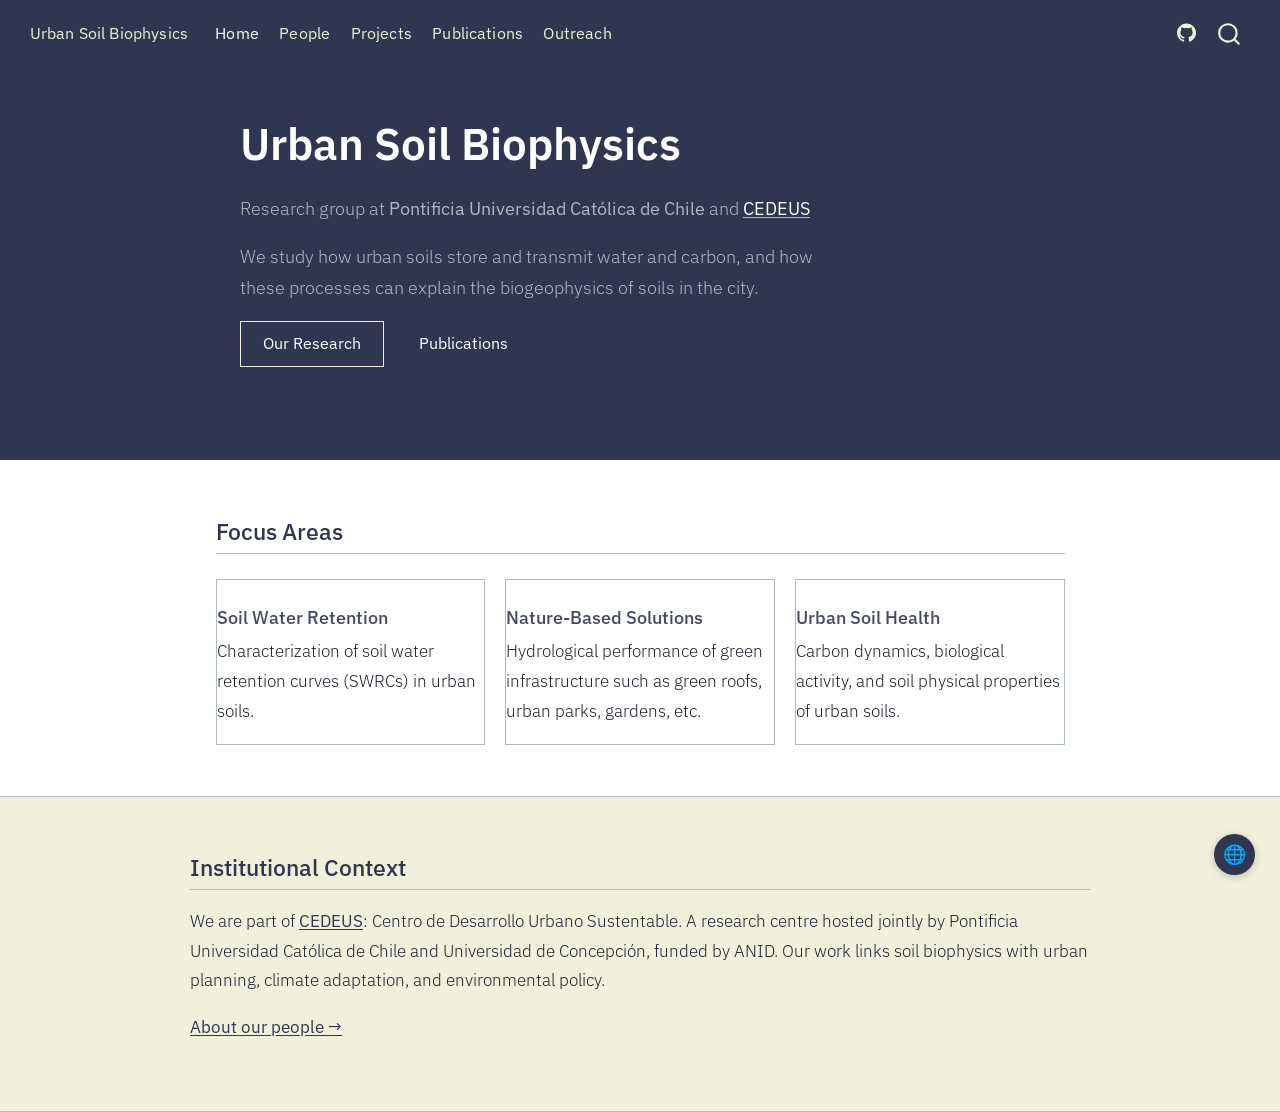
<file: docs/index.html>
<!DOCTYPE html>
<html xmlns="http://www.w3.org/1999/xhtml" lang="en" xml:lang="en"><head>

<meta charset="utf-8">
<meta name="generator" content="quarto-1.7.33">

<meta name="viewport" content="width=device-width, initial-scale=1.0, user-scalable=yes">


<title>Urban Soil Biophysics</title>
<style>
code{white-space: pre-wrap;}
span.smallcaps{font-variant: small-caps;}
div.columns{display: flex; gap: min(4vw, 1.5em);}
div.column{flex: auto; overflow-x: auto;}
div.hanging-indent{margin-left: 1.5em; text-indent: -1.5em;}
ul.task-list{list-style: none;}
ul.task-list li input[type="checkbox"] {
  width: 0.8em;
  margin: 0 0.8em 0.2em -1em; /* quarto-specific, see https://github.com/quarto-dev/quarto-cli/issues/4556 */ 
  vertical-align: middle;
}
</style>


<script src="site_libs/quarto-nav/quarto-nav.js"></script>
<script src="site_libs/quarto-nav/headroom.min.js"></script>
<script src="site_libs/clipboard/clipboard.min.js"></script>
<script src="site_libs/quarto-search/autocomplete.umd.js"></script>
<script src="site_libs/quarto-search/fuse.min.js"></script>
<script src="site_libs/quarto-search/quarto-search.js"></script>
<meta name="quarto:offset" content="./">
<link href="./files/images/favicon.ico" rel="icon">
<script src="site_libs/quarto-html/quarto.js" type="module"></script>
<script src="site_libs/quarto-html/tabsets/tabsets.js" type="module"></script>
<script src="site_libs/quarto-html/popper.min.js"></script>
<script src="site_libs/quarto-html/tippy.umd.min.js"></script>
<script src="site_libs/quarto-html/anchor.min.js"></script>
<link href="site_libs/quarto-html/tippy.css" rel="stylesheet">
<link href="site_libs/quarto-html/quarto-syntax-highlighting-ea385d0e468b0dd5ea5bf0780b1290d9.css" rel="stylesheet" id="quarto-text-highlighting-styles">
<script src="site_libs/bootstrap/bootstrap.min.js"></script>
<link href="site_libs/bootstrap/bootstrap-icons.css" rel="stylesheet">
<link href="site_libs/bootstrap/bootstrap-0c1e56b989bc697bf17ab6f6476fec58.min.css" rel="stylesheet" append-hash="true" id="quarto-bootstrap" data-mode="light">
<script id="quarto-search-options" type="application/json">{
  "location": "navbar",
  "copy-button": false,
  "collapse-after": 3,
  "panel-placement": "end",
  "type": "overlay",
  "limit": 50,
  "keyboard-shortcut": [
    "f",
    "/",
    "s"
  ],
  "show-item-context": false,
  "language": {
    "search-no-results-text": "No results",
    "search-matching-documents-text": "matching documents",
    "search-copy-link-title": "Copy link to search",
    "search-hide-matches-text": "Hide additional matches",
    "search-more-match-text": "more match in this document",
    "search-more-matches-text": "more matches in this document",
    "search-clear-button-title": "Clear",
    "search-text-placeholder": "",
    "search-detached-cancel-button-title": "Cancel",
    "search-submit-button-title": "Submit",
    "search-label": "Search"
  }
}</script>


<link rel="stylesheet" href="styles.css">
<meta property="og:title" content="– Urban Soil Biophysics">
<meta property="og:site_name" content="Urban Soil Biophysics">
</head>

<body class="nav-fixed fullcontent quarto-light">

<div id="quarto-search-results"></div>
  <header id="quarto-header" class="headroom fixed-top">
    <nav class="navbar navbar-expand-lg " data-bs-theme="dark">
      <div class="navbar-container container-fluid">
      <div class="navbar-brand-container mx-auto">
    <a class="navbar-brand" href="./index.html">
    <span class="navbar-title">Urban Soil Biophysics</span>
    </a>
  </div>
            <div id="quarto-search" class="" title="Search"></div>
          <button class="navbar-toggler" type="button" data-bs-toggle="collapse" data-bs-target="#navbarCollapse" aria-controls="navbarCollapse" role="menu" aria-expanded="false" aria-label="Toggle navigation" onclick="if (window.quartoToggleHeadroom) { window.quartoToggleHeadroom(); }">
  <span class="navbar-toggler-icon"></span>
</button>
          <div class="collapse navbar-collapse" id="navbarCollapse">
            <ul class="navbar-nav navbar-nav-scroll me-auto">
  <li class="nav-item">
    <a class="nav-link active" href="./index.html" aria-current="page"> 
<span class="menu-text">Home</span></a>
  </li>  
  <li class="nav-item">
    <a class="nav-link" href="./people.html"> 
<span class="menu-text">People</span></a>
  </li>  
  <li class="nav-item">
    <a class="nav-link" href="./projects.html"> 
<span class="menu-text">Projects</span></a>
  </li>  
  <li class="nav-item">
    <a class="nav-link" href="./publications.html"> 
<span class="menu-text">Publications</span></a>
  </li>  
  <li class="nav-item">
    <a class="nav-link" href="./outreach.html"> 
<span class="menu-text">Outreach</span></a>
  </li>  
</ul>
            <ul class="navbar-nav navbar-nav-scroll ms-auto">
  <li class="nav-item compact">
    <a class="nav-link" href="https://github.com/Urban-Soil-Biophysics"> <i class="bi bi-github" role="img" aria-label="GitHub">
</i> 
<span class="menu-text"></span></a>
  </li>  
</ul>
          </div> <!-- /navcollapse -->
            <div class="quarto-navbar-tools">
</div>
      </div> <!-- /container-fluid -->
    </nav>
</header>
<!-- content -->
<div id="quarto-content" class="quarto-container page-layout-custom page-navbar">
<!-- sidebar -->
<!-- margin-sidebar -->
<!-- main -->




<div class="home-hero">
<section id="urban-soil-biophysics" class="level1 hero-content">
<h1>Urban Soil Biophysics</h1>
<p>Research group at <strong>Pontificia Universidad Católica de Chile</strong> and <a href="https://cedeus.cl">CEDEUS</a></p>
<p>We study how urban soils store and transmit water and carbon, and how these processes can explain the biogeophysics of soils in the city.</p>
<p><a href="./projects.html" class="btn-primary-usb">Our Research</a> &nbsp; <a href="./publications.html" class="btn-secondary-usb">Publications</a></p>
</section>
</div>
<section id="focus-areas" class="level2 home-section">
<h2 data-anchor-id="focus-areas">Focus Areas</h2>
<div class="focus-grid">
<section id="soil-water-retention" class="level3 focus-card">
<h3 data-anchor-id="soil-water-retention">Soil Water Retention</h3>
<p>Characterization of soil water retention curves (SWRCs) in urban soils.</p>
</section>
<section id="nature-based-solutions" class="level3 focus-card">
<h3 data-anchor-id="nature-based-solutions">Nature-Based Solutions</h3>
<p>Hydrological performance of green infrastructure such as green roofs, urban parks, gardens, etc.</p>
</section>
<section id="urban-soil-health" class="level3 focus-card">
<h3 data-anchor-id="urban-soil-health">Urban Soil Health</h3>
<p>Carbon dynamics, biological activity, and soil physical properties of urban soils.</p>
</section>
</div>
</section>
<section id="institutional-context" class="level2 home-section section-muted">
<h2 data-anchor-id="institutional-context">Institutional Context</h2>
<p>We are part of <a href="https://cedeus.cl">CEDEUS</a>: Centro de Desarrollo Urbano Sustentable. A research centre hosted jointly by Pontificia Universidad Católica de Chile and Universidad de Concepción, funded by ANID. Our work links soil biophysics with urban planning, climate adaptation, and environmental policy.</p>
<p><a href="./people.html">About our people →</a></p>
</section>




<div id="translate-widget">
  <button id="translate-toggle" aria-label="Translate">🌐</button>
  <div id="translate-options" hidden="">
    <a id="tr-es" href="#" onclick="return doTranslate('es')">Español</a>
    <a id="tr-pt" href="#" onclick="return doTranslate('pt')">Português</a>
    <a id="tr-de" href="#" onclick="return doTranslate('de')">Deutsch</a>
  </div>
</div>

<style>
#translate-widget {
  position: fixed;
  bottom: 1.5rem;
  right: 1.5rem;
  z-index: 9999;
  font-family: 'IBM Plex Sans', sans-serif;
  font-size: 0.85rem;
  text-align: right;
}

#translate-toggle {
  background: #30364f;
  color: #f0f0db;
  border: none;
  border-radius: 50%;
  width: 2.4rem;
  height: 2.4rem;
  font-size: 1.1rem;
  cursor: pointer;
  box-shadow: 0 2px 8px rgba(0,0,0,0.2);
  transition: background 0.15s;
  display: flex;
  align-items: center;
  justify-content: center;
  margin-left: auto;
}
#translate-toggle:hover { background: #464e6e; }

#translate-options {
  margin-top: 0.4rem;
  display: flex;
  flex-direction: column;
  gap: 0.25rem;
  align-items: flex-end;
}
#translate-options a {
  background: #30364f;
  color: #f0f0db !important;
  padding: 0.3rem 0.75rem;
  text-decoration: none !important;
  border-radius: 2px;
  box-shadow: 0 1px 4px rgba(0,0,0,0.15);
  transition: background 0.15s;
  white-space: nowrap;
}
#translate-options a:hover { background: #464e6e; }
</style>

<script>
document.getElementById('translate-toggle').addEventListener('click', function () {
  var opts = document.getElementById('translate-options');
  opts.hidden = !opts.hidden;
});

function doTranslate(lang) {
  var url = 'https://translate.google.com/translate?sl=en&tl=' + lang + '&u=' + encodeURIComponent(window.location.href);
  window.open(url, '_blank');
  document.getElementById('translate-options').hidden = true;
  return false;
}
</script>
<script id="quarto-html-after-body" type="application/javascript">
  window.document.addEventListener("DOMContentLoaded", function (event) {
    const icon = "";
    const anchorJS = new window.AnchorJS();
    anchorJS.options = {
      placement: 'right',
      icon: icon
    };
    anchorJS.add('.anchored');
    const isCodeAnnotation = (el) => {
      for (const clz of el.classList) {
        if (clz.startsWith('code-annotation-')) {                     
          return true;
        }
      }
      return false;
    }
    const onCopySuccess = function(e) {
      // button target
      const button = e.trigger;
      // don't keep focus
      button.blur();
      // flash "checked"
      button.classList.add('code-copy-button-checked');
      var currentTitle = button.getAttribute("title");
      button.setAttribute("title", "Copied!");
      let tooltip;
      if (window.bootstrap) {
        button.setAttribute("data-bs-toggle", "tooltip");
        button.setAttribute("data-bs-placement", "left");
        button.setAttribute("data-bs-title", "Copied!");
        tooltip = new bootstrap.Tooltip(button, 
          { trigger: "manual", 
            customClass: "code-copy-button-tooltip",
            offset: [0, -8]});
        tooltip.show();    
      }
      setTimeout(function() {
        if (tooltip) {
          tooltip.hide();
          button.removeAttribute("data-bs-title");
          button.removeAttribute("data-bs-toggle");
          button.removeAttribute("data-bs-placement");
        }
        button.setAttribute("title", currentTitle);
        button.classList.remove('code-copy-button-checked');
      }, 1000);
      // clear code selection
      e.clearSelection();
    }
    const getTextToCopy = function(trigger) {
        const codeEl = trigger.previousElementSibling.cloneNode(true);
        for (const childEl of codeEl.children) {
          if (isCodeAnnotation(childEl)) {
            childEl.remove();
          }
        }
        return codeEl.innerText;
    }
    const clipboard = new window.ClipboardJS('.code-copy-button:not([data-in-quarto-modal])', {
      text: getTextToCopy
    });
    clipboard.on('success', onCopySuccess);
    if (window.document.getElementById('quarto-embedded-source-code-modal')) {
      const clipboardModal = new window.ClipboardJS('.code-copy-button[data-in-quarto-modal]', {
        text: getTextToCopy,
        container: window.document.getElementById('quarto-embedded-source-code-modal')
      });
      clipboardModal.on('success', onCopySuccess);
    }
      var localhostRegex = new RegExp(/^(?:http|https):\/\/localhost\:?[0-9]*\//);
      var mailtoRegex = new RegExp(/^mailto:/);
        var filterRegex = new RegExp('/' + window.location.host + '/');
      var isInternal = (href) => {
          return filterRegex.test(href) || localhostRegex.test(href) || mailtoRegex.test(href);
      }
      // Inspect non-navigation links and adorn them if external
     var links = window.document.querySelectorAll('a[href]:not(.nav-link):not(.navbar-brand):not(.toc-action):not(.sidebar-link):not(.sidebar-item-toggle):not(.pagination-link):not(.no-external):not([aria-hidden]):not(.dropdown-item):not(.quarto-navigation-tool):not(.about-link)');
      for (var i=0; i<links.length; i++) {
        const link = links[i];
        if (!isInternal(link.href)) {
          // undo the damage that might have been done by quarto-nav.js in the case of
          // links that we want to consider external
          if (link.dataset.originalHref !== undefined) {
            link.href = link.dataset.originalHref;
          }
            // target, if specified
            link.setAttribute("target", "_blank");
            if (link.getAttribute("rel") === null) {
              link.setAttribute("rel", "noopener");
            }
        }
      }
    function tippyHover(el, contentFn, onTriggerFn, onUntriggerFn) {
      const config = {
        allowHTML: true,
        maxWidth: 500,
        delay: 100,
        arrow: false,
        appendTo: function(el) {
            return el.parentElement;
        },
        interactive: true,
        interactiveBorder: 10,
        theme: 'quarto',
        placement: 'bottom-start',
      };
      if (contentFn) {
        config.content = contentFn;
      }
      if (onTriggerFn) {
        config.onTrigger = onTriggerFn;
      }
      if (onUntriggerFn) {
        config.onUntrigger = onUntriggerFn;
      }
      window.tippy(el, config); 
    }
    const noterefs = window.document.querySelectorAll('a[role="doc-noteref"]');
    for (var i=0; i<noterefs.length; i++) {
      const ref = noterefs[i];
      tippyHover(ref, function() {
        // use id or data attribute instead here
        let href = ref.getAttribute('data-footnote-href') || ref.getAttribute('href');
        try { href = new URL(href).hash; } catch {}
        const id = href.replace(/^#\/?/, "");
        const note = window.document.getElementById(id);
        if (note) {
          return note.innerHTML;
        } else {
          return "";
        }
      });
    }
    const xrefs = window.document.querySelectorAll('a.quarto-xref');
    const processXRef = (id, note) => {
      // Strip column container classes
      const stripColumnClz = (el) => {
        el.classList.remove("page-full", "page-columns");
        if (el.children) {
          for (const child of el.children) {
            stripColumnClz(child);
          }
        }
      }
      stripColumnClz(note)
      if (id === null || id.startsWith('sec-')) {
        // Special case sections, only their first couple elements
        const container = document.createElement("div");
        if (note.children && note.children.length > 2) {
          container.appendChild(note.children[0].cloneNode(true));
          for (let i = 1; i < note.children.length; i++) {
            const child = note.children[i];
            if (child.tagName === "P" && child.innerText === "") {
              continue;
            } else {
              container.appendChild(child.cloneNode(true));
              break;
            }
          }
          if (window.Quarto?.typesetMath) {
            window.Quarto.typesetMath(container);
          }
          return container.innerHTML
        } else {
          if (window.Quarto?.typesetMath) {
            window.Quarto.typesetMath(note);
          }
          return note.innerHTML;
        }
      } else {
        // Remove any anchor links if they are present
        const anchorLink = note.querySelector('a.anchorjs-link');
        if (anchorLink) {
          anchorLink.remove();
        }
        if (window.Quarto?.typesetMath) {
          window.Quarto.typesetMath(note);
        }
        if (note.classList.contains("callout")) {
          return note.outerHTML;
        } else {
          return note.innerHTML;
        }
      }
    }
    for (var i=0; i<xrefs.length; i++) {
      const xref = xrefs[i];
      tippyHover(xref, undefined, function(instance) {
        instance.disable();
        let url = xref.getAttribute('href');
        let hash = undefined; 
        if (url.startsWith('#')) {
          hash = url;
        } else {
          try { hash = new URL(url).hash; } catch {}
        }
        if (hash) {
          const id = hash.replace(/^#\/?/, "");
          const note = window.document.getElementById(id);
          if (note !== null) {
            try {
              const html = processXRef(id, note.cloneNode(true));
              instance.setContent(html);
            } finally {
              instance.enable();
              instance.show();
            }
          } else {
            // See if we can fetch this
            fetch(url.split('#')[0])
            .then(res => res.text())
            .then(html => {
              const parser = new DOMParser();
              const htmlDoc = parser.parseFromString(html, "text/html");
              const note = htmlDoc.getElementById(id);
              if (note !== null) {
                const html = processXRef(id, note);
                instance.setContent(html);
              } 
            }).finally(() => {
              instance.enable();
              instance.show();
            });
          }
        } else {
          // See if we can fetch a full url (with no hash to target)
          // This is a special case and we should probably do some content thinning / targeting
          fetch(url)
          .then(res => res.text())
          .then(html => {
            const parser = new DOMParser();
            const htmlDoc = parser.parseFromString(html, "text/html");
            const note = htmlDoc.querySelector('main.content');
            if (note !== null) {
              // This should only happen for chapter cross references
              // (since there is no id in the URL)
              // remove the first header
              if (note.children.length > 0 && note.children[0].tagName === "HEADER") {
                note.children[0].remove();
              }
              const html = processXRef(null, note);
              instance.setContent(html);
            } 
          }).finally(() => {
            instance.enable();
            instance.show();
          });
        }
      }, function(instance) {
      });
    }
        let selectedAnnoteEl;
        const selectorForAnnotation = ( cell, annotation) => {
          let cellAttr = 'data-code-cell="' + cell + '"';
          let lineAttr = 'data-code-annotation="' +  annotation + '"';
          const selector = 'span[' + cellAttr + '][' + lineAttr + ']';
          return selector;
        }
        const selectCodeLines = (annoteEl) => {
          const doc = window.document;
          const targetCell = annoteEl.getAttribute("data-target-cell");
          const targetAnnotation = annoteEl.getAttribute("data-target-annotation");
          const annoteSpan = window.document.querySelector(selectorForAnnotation(targetCell, targetAnnotation));
          const lines = annoteSpan.getAttribute("data-code-lines").split(",");
          const lineIds = lines.map((line) => {
            return targetCell + "-" + line;
          })
          let top = null;
          let height = null;
          let parent = null;
          if (lineIds.length > 0) {
              //compute the position of the single el (top and bottom and make a div)
              const el = window.document.getElementById(lineIds[0]);
              top = el.offsetTop;
              height = el.offsetHeight;
              parent = el.parentElement.parentElement;
            if (lineIds.length > 1) {
              const lastEl = window.document.getElementById(lineIds[lineIds.length - 1]);
              const bottom = lastEl.offsetTop + lastEl.offsetHeight;
              height = bottom - top;
            }
            if (top !== null && height !== null && parent !== null) {
              // cook up a div (if necessary) and position it 
              let div = window.document.getElementById("code-annotation-line-highlight");
              if (div === null) {
                div = window.document.createElement("div");
                div.setAttribute("id", "code-annotation-line-highlight");
                div.style.position = 'absolute';
                parent.appendChild(div);
              }
              div.style.top = top - 2 + "px";
              div.style.height = height + 4 + "px";
              div.style.left = 0;
              let gutterDiv = window.document.getElementById("code-annotation-line-highlight-gutter");
              if (gutterDiv === null) {
                gutterDiv = window.document.createElement("div");
                gutterDiv.setAttribute("id", "code-annotation-line-highlight-gutter");
                gutterDiv.style.position = 'absolute';
                const codeCell = window.document.getElementById(targetCell);
                const gutter = codeCell.querySelector('.code-annotation-gutter');
                gutter.appendChild(gutterDiv);
              }
              gutterDiv.style.top = top - 2 + "px";
              gutterDiv.style.height = height + 4 + "px";
            }
            selectedAnnoteEl = annoteEl;
          }
        };
        const unselectCodeLines = () => {
          const elementsIds = ["code-annotation-line-highlight", "code-annotation-line-highlight-gutter"];
          elementsIds.forEach((elId) => {
            const div = window.document.getElementById(elId);
            if (div) {
              div.remove();
            }
          });
          selectedAnnoteEl = undefined;
        };
          // Handle positioning of the toggle
      window.addEventListener(
        "resize",
        throttle(() => {
          elRect = undefined;
          if (selectedAnnoteEl) {
            selectCodeLines(selectedAnnoteEl);
          }
        }, 10)
      );
      function throttle(fn, ms) {
      let throttle = false;
      let timer;
        return (...args) => {
          if(!throttle) { // first call gets through
              fn.apply(this, args);
              throttle = true;
          } else { // all the others get throttled
              if(timer) clearTimeout(timer); // cancel #2
              timer = setTimeout(() => {
                fn.apply(this, args);
                timer = throttle = false;
              }, ms);
          }
        };
      }
        // Attach click handler to the DT
        const annoteDls = window.document.querySelectorAll('dt[data-target-cell]');
        for (const annoteDlNode of annoteDls) {
          annoteDlNode.addEventListener('click', (event) => {
            const clickedEl = event.target;
            if (clickedEl !== selectedAnnoteEl) {
              unselectCodeLines();
              const activeEl = window.document.querySelector('dt[data-target-cell].code-annotation-active');
              if (activeEl) {
                activeEl.classList.remove('code-annotation-active');
              }
              selectCodeLines(clickedEl);
              clickedEl.classList.add('code-annotation-active');
            } else {
              // Unselect the line
              unselectCodeLines();
              clickedEl.classList.remove('code-annotation-active');
            }
          });
        }
    const findCites = (el) => {
      const parentEl = el.parentElement;
      if (parentEl) {
        const cites = parentEl.dataset.cites;
        if (cites) {
          return {
            el,
            cites: cites.split(' ')
          };
        } else {
          return findCites(el.parentElement)
        }
      } else {
        return undefined;
      }
    };
    var bibliorefs = window.document.querySelectorAll('a[role="doc-biblioref"]');
    for (var i=0; i<bibliorefs.length; i++) {
      const ref = bibliorefs[i];
      const citeInfo = findCites(ref);
      if (citeInfo) {
        tippyHover(citeInfo.el, function() {
          var popup = window.document.createElement('div');
          citeInfo.cites.forEach(function(cite) {
            var citeDiv = window.document.createElement('div');
            citeDiv.classList.add('hanging-indent');
            citeDiv.classList.add('csl-entry');
            var biblioDiv = window.document.getElementById('ref-' + cite);
            if (biblioDiv) {
              citeDiv.innerHTML = biblioDiv.innerHTML;
            }
            popup.appendChild(citeDiv);
          });
          return popup.innerHTML;
        });
      }
    }
  });
  </script>
</div> <!-- /content -->




</body></html>
</file>
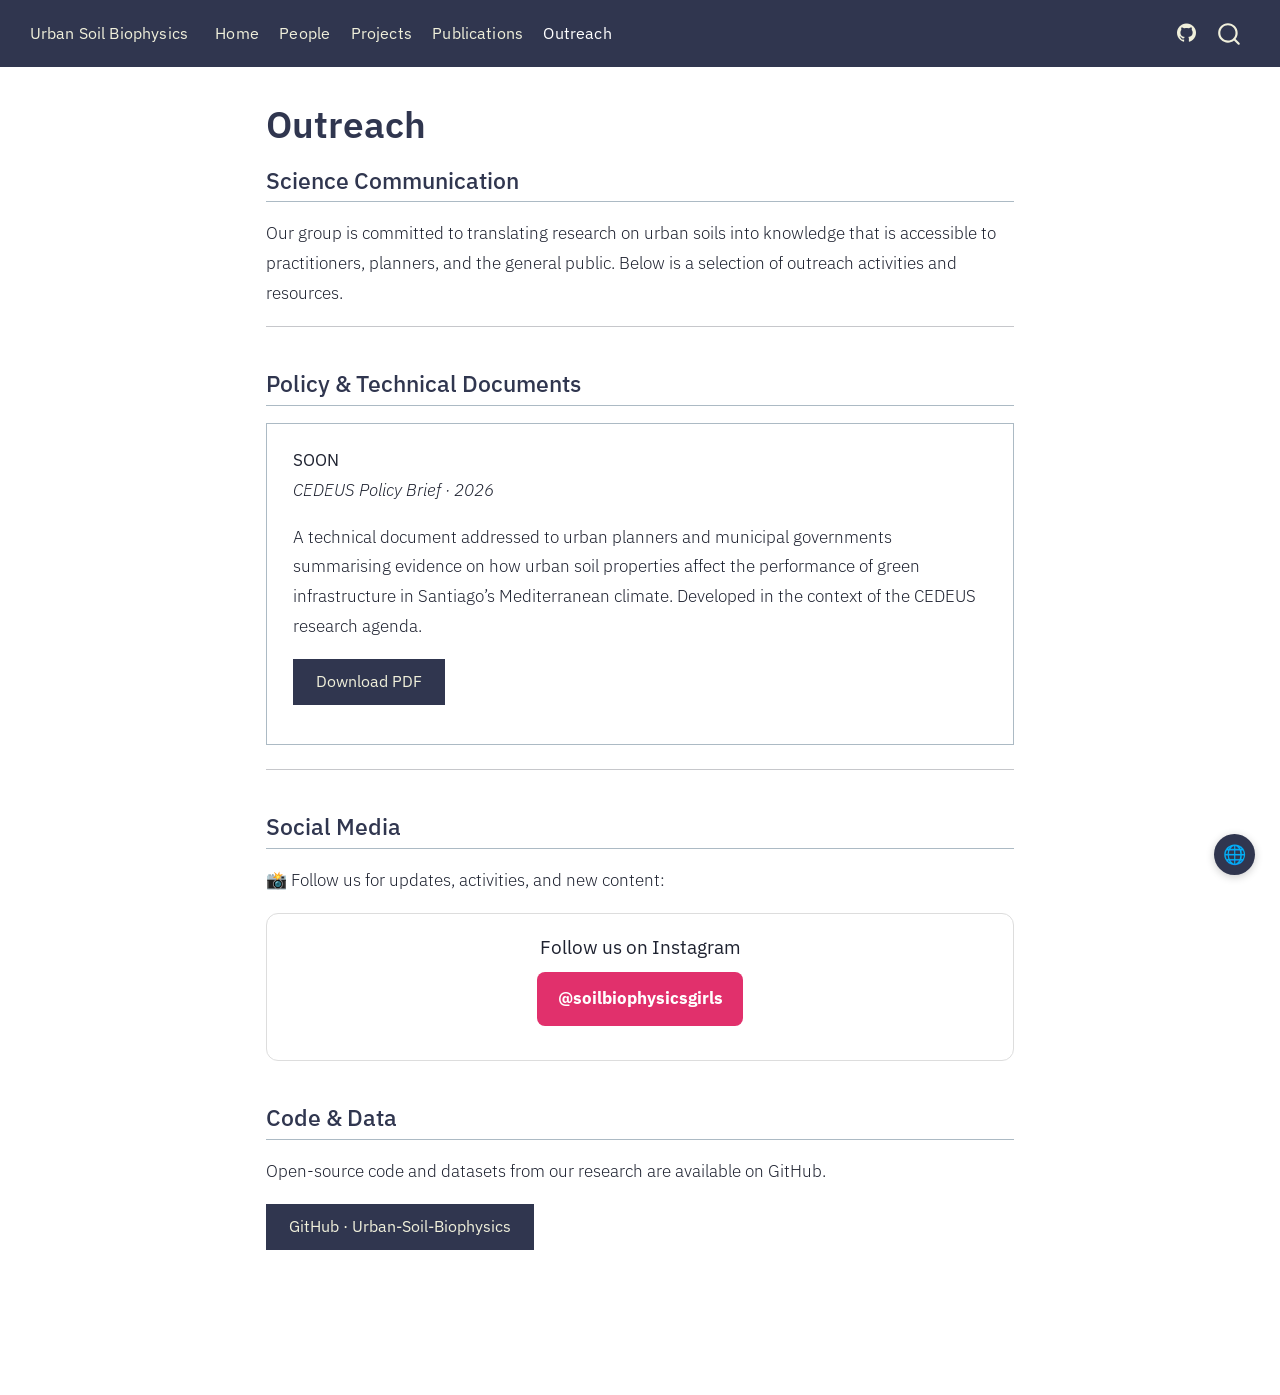
<file: docs/outreach.html>
<!DOCTYPE html>
<html xmlns="http://www.w3.org/1999/xhtml" lang="en" xml:lang="en"><head>

<meta charset="utf-8">
<meta name="generator" content="quarto-1.7.33">

<meta name="viewport" content="width=device-width, initial-scale=1.0, user-scalable=yes">


<title>Outreach – Urban Soil Biophysics</title>
<style>
code{white-space: pre-wrap;}
span.smallcaps{font-variant: small-caps;}
div.columns{display: flex; gap: min(4vw, 1.5em);}
div.column{flex: auto; overflow-x: auto;}
div.hanging-indent{margin-left: 1.5em; text-indent: -1.5em;}
ul.task-list{list-style: none;}
ul.task-list li input[type="checkbox"] {
  width: 0.8em;
  margin: 0 0.8em 0.2em -1em; /* quarto-specific, see https://github.com/quarto-dev/quarto-cli/issues/4556 */ 
  vertical-align: middle;
}
</style>


<script src="site_libs/quarto-nav/quarto-nav.js"></script>
<script src="site_libs/quarto-nav/headroom.min.js"></script>
<script src="site_libs/clipboard/clipboard.min.js"></script>
<script src="site_libs/quarto-search/autocomplete.umd.js"></script>
<script src="site_libs/quarto-search/fuse.min.js"></script>
<script src="site_libs/quarto-search/quarto-search.js"></script>
<meta name="quarto:offset" content="./">
<link href="./files/images/favicon.ico" rel="icon">
<script src="site_libs/quarto-html/quarto.js" type="module"></script>
<script src="site_libs/quarto-html/tabsets/tabsets.js" type="module"></script>
<script src="site_libs/quarto-html/popper.min.js"></script>
<script src="site_libs/quarto-html/tippy.umd.min.js"></script>
<script src="site_libs/quarto-html/anchor.min.js"></script>
<link href="site_libs/quarto-html/tippy.css" rel="stylesheet">
<link href="site_libs/quarto-html/quarto-syntax-highlighting-ea385d0e468b0dd5ea5bf0780b1290d9.css" rel="stylesheet" id="quarto-text-highlighting-styles">
<script src="site_libs/bootstrap/bootstrap.min.js"></script>
<link href="site_libs/bootstrap/bootstrap-icons.css" rel="stylesheet">
<link href="site_libs/bootstrap/bootstrap-0c1e56b989bc697bf17ab6f6476fec58.min.css" rel="stylesheet" append-hash="true" id="quarto-bootstrap" data-mode="light">
<script id="quarto-search-options" type="application/json">{
  "location": "navbar",
  "copy-button": false,
  "collapse-after": 3,
  "panel-placement": "end",
  "type": "overlay",
  "limit": 50,
  "keyboard-shortcut": [
    "f",
    "/",
    "s"
  ],
  "show-item-context": false,
  "language": {
    "search-no-results-text": "No results",
    "search-matching-documents-text": "matching documents",
    "search-copy-link-title": "Copy link to search",
    "search-hide-matches-text": "Hide additional matches",
    "search-more-match-text": "more match in this document",
    "search-more-matches-text": "more matches in this document",
    "search-clear-button-title": "Clear",
    "search-text-placeholder": "",
    "search-detached-cancel-button-title": "Cancel",
    "search-submit-button-title": "Submit",
    "search-label": "Search"
  }
}</script>


<link rel="stylesheet" href="styles.css">
<meta property="og:title" content="Outreach – Urban Soil Biophysics">
<meta property="og:description" content="Pontificia Universidad Católica de Chile · CEDEUS">
<meta property="og:site_name" content="Urban Soil Biophysics">
</head>

<body class="nav-fixed fullcontent quarto-light">

<div id="quarto-search-results"></div>
  <header id="quarto-header" class="headroom fixed-top">
    <nav class="navbar navbar-expand-lg " data-bs-theme="dark">
      <div class="navbar-container container-fluid">
      <div class="navbar-brand-container mx-auto">
    <a class="navbar-brand" href="./index.html">
    <span class="navbar-title">Urban Soil Biophysics</span>
    </a>
  </div>
            <div id="quarto-search" class="" title="Search"></div>
          <button class="navbar-toggler" type="button" data-bs-toggle="collapse" data-bs-target="#navbarCollapse" aria-controls="navbarCollapse" role="menu" aria-expanded="false" aria-label="Toggle navigation" onclick="if (window.quartoToggleHeadroom) { window.quartoToggleHeadroom(); }">
  <span class="navbar-toggler-icon"></span>
</button>
          <div class="collapse navbar-collapse" id="navbarCollapse">
            <ul class="navbar-nav navbar-nav-scroll me-auto">
  <li class="nav-item">
    <a class="nav-link" href="./index.html"> 
<span class="menu-text">Home</span></a>
  </li>  
  <li class="nav-item">
    <a class="nav-link" href="./people.html"> 
<span class="menu-text">People</span></a>
  </li>  
  <li class="nav-item">
    <a class="nav-link" href="./projects.html"> 
<span class="menu-text">Projects</span></a>
  </li>  
  <li class="nav-item">
    <a class="nav-link" href="./publications.html"> 
<span class="menu-text">Publications</span></a>
  </li>  
  <li class="nav-item">
    <a class="nav-link active" href="./outreach.html" aria-current="page"> 
<span class="menu-text">Outreach</span></a>
  </li>  
</ul>
            <ul class="navbar-nav navbar-nav-scroll ms-auto">
  <li class="nav-item compact">
    <a class="nav-link" href="https://github.com/Urban-Soil-Biophysics"> <i class="bi bi-github" role="img" aria-label="GitHub">
</i> 
<span class="menu-text"></span></a>
  </li>  
</ul>
          </div> <!-- /navcollapse -->
            <div class="quarto-navbar-tools">
</div>
      </div> <!-- /container-fluid -->
    </nav>
</header>
<!-- content -->
<div id="quarto-content" class="quarto-container page-columns page-rows-contents page-layout-article page-navbar">
<!-- sidebar -->
<!-- margin-sidebar -->
    
<!-- main -->
<main class="content" id="quarto-document-content">

<header id="title-block-header" class="quarto-title-block default">
<div class="quarto-title">
<h1 class="title">Outreach</h1>
</div>



<div class="quarto-title-meta">

    
  
    
  </div>
  


</header>


<section id="science-communication" class="level2">
<h2 class="anchored" data-anchor-id="science-communication">Science Communication</h2>
<p>Our group is committed to translating research on urban soils into knowledge that is accessible to practitioners, planners, and the general public. Below is a selection of outreach activities and resources.</p>
<hr>
</section>
<section id="policy-technical-documents" class="level2">
<h2 class="anchored" data-anchor-id="policy-technical-documents">Policy &amp; Technical Documents</h2>
<div class="outreach-card">
<p><strong>SOON</strong><br>
<em>CEDEUS Policy Brief · 2026</em></p>
<p>A technical document addressed to urban planners and municipal governments summarising evidence on how urban soil properties affect the performance of green infrastructure in Santiago’s Mediterranean climate. Developed in the context of the CEDEUS research agenda.</p>
<p><a href="#" class="btn-secondary-usb">Download PDF</a></p>
</div>
<hr>
</section>
<section id="social-media" class="level2">
<h2 class="anchored" data-anchor-id="social-media">Social Media</h2>
<p>📸 Follow us for updates, activities, and new content:</p>
<div style="border: 1px solid #ddd; padding: 1rem; border-radius: 12px; text-align: center; margin: 1rem 0;">
<p style="margin-bottom: 0.5rem; font-size: 1.1rem;">
<strong>Follow us on Instagram</strong>
</p>
<p><a href="https://www.instagram.com/soilbiophysicsgirls/" target="_blank" style="display: inline-block; background-color: #E1306C; color: white; padding: 0.7rem 1.2rem; border-radius: 8px; text-decoration: none; font-weight: bold;"> <span class="citation" data-cites="soilbiophysicsgirls">@soilbiophysicsgirls</span> </a></p>
</div>
</section>
<section id="code-data" class="level2">
<h2 class="anchored" data-anchor-id="code-data">Code &amp; Data</h2>
<p>Open-source code and datasets from our research are available on GitHub.</p>
<p><a href="https://github.com/Urban-Soil-Biophysics" class="btn-secondary-usb">GitHub · Urban-Soil-Biophysics</a></p>


</section>

</main> <!-- /main -->
<div id="translate-widget">
  <button id="translate-toggle" aria-label="Translate">🌐</button>
  <div id="translate-options" hidden="">
    <a id="tr-es" href="#" onclick="return doTranslate('es')">Español</a>
    <a id="tr-pt" href="#" onclick="return doTranslate('pt')">Português</a>
    <a id="tr-de" href="#" onclick="return doTranslate('de')">Deutsch</a>
  </div>
</div>

<style>
#translate-widget {
  position: fixed;
  bottom: 1.5rem;
  right: 1.5rem;
  z-index: 9999;
  font-family: 'IBM Plex Sans', sans-serif;
  font-size: 0.85rem;
  text-align: right;
}

#translate-toggle {
  background: #30364f;
  color: #f0f0db;
  border: none;
  border-radius: 50%;
  width: 2.4rem;
  height: 2.4rem;
  font-size: 1.1rem;
  cursor: pointer;
  box-shadow: 0 2px 8px rgba(0,0,0,0.2);
  transition: background 0.15s;
  display: flex;
  align-items: center;
  justify-content: center;
  margin-left: auto;
}
#translate-toggle:hover { background: #464e6e; }

#translate-options {
  margin-top: 0.4rem;
  display: flex;
  flex-direction: column;
  gap: 0.25rem;
  align-items: flex-end;
}
#translate-options a {
  background: #30364f;
  color: #f0f0db !important;
  padding: 0.3rem 0.75rem;
  text-decoration: none !important;
  border-radius: 2px;
  box-shadow: 0 1px 4px rgba(0,0,0,0.15);
  transition: background 0.15s;
  white-space: nowrap;
}
#translate-options a:hover { background: #464e6e; }
</style>

<script>
document.getElementById('translate-toggle').addEventListener('click', function () {
  var opts = document.getElementById('translate-options');
  opts.hidden = !opts.hidden;
});

function doTranslate(lang) {
  var url = 'https://translate.google.com/translate?sl=en&tl=' + lang + '&u=' + encodeURIComponent(window.location.href);
  window.open(url, '_blank');
  document.getElementById('translate-options').hidden = true;
  return false;
}
</script>
<script id="quarto-html-after-body" type="application/javascript">
  window.document.addEventListener("DOMContentLoaded", function (event) {
    const icon = "";
    const anchorJS = new window.AnchorJS();
    anchorJS.options = {
      placement: 'right',
      icon: icon
    };
    anchorJS.add('.anchored');
    const isCodeAnnotation = (el) => {
      for (const clz of el.classList) {
        if (clz.startsWith('code-annotation-')) {                     
          return true;
        }
      }
      return false;
    }
    const onCopySuccess = function(e) {
      // button target
      const button = e.trigger;
      // don't keep focus
      button.blur();
      // flash "checked"
      button.classList.add('code-copy-button-checked');
      var currentTitle = button.getAttribute("title");
      button.setAttribute("title", "Copied!");
      let tooltip;
      if (window.bootstrap) {
        button.setAttribute("data-bs-toggle", "tooltip");
        button.setAttribute("data-bs-placement", "left");
        button.setAttribute("data-bs-title", "Copied!");
        tooltip = new bootstrap.Tooltip(button, 
          { trigger: "manual", 
            customClass: "code-copy-button-tooltip",
            offset: [0, -8]});
        tooltip.show();    
      }
      setTimeout(function() {
        if (tooltip) {
          tooltip.hide();
          button.removeAttribute("data-bs-title");
          button.removeAttribute("data-bs-toggle");
          button.removeAttribute("data-bs-placement");
        }
        button.setAttribute("title", currentTitle);
        button.classList.remove('code-copy-button-checked');
      }, 1000);
      // clear code selection
      e.clearSelection();
    }
    const getTextToCopy = function(trigger) {
        const codeEl = trigger.previousElementSibling.cloneNode(true);
        for (const childEl of codeEl.children) {
          if (isCodeAnnotation(childEl)) {
            childEl.remove();
          }
        }
        return codeEl.innerText;
    }
    const clipboard = new window.ClipboardJS('.code-copy-button:not([data-in-quarto-modal])', {
      text: getTextToCopy
    });
    clipboard.on('success', onCopySuccess);
    if (window.document.getElementById('quarto-embedded-source-code-modal')) {
      const clipboardModal = new window.ClipboardJS('.code-copy-button[data-in-quarto-modal]', {
        text: getTextToCopy,
        container: window.document.getElementById('quarto-embedded-source-code-modal')
      });
      clipboardModal.on('success', onCopySuccess);
    }
      var localhostRegex = new RegExp(/^(?:http|https):\/\/localhost\:?[0-9]*\//);
      var mailtoRegex = new RegExp(/^mailto:/);
        var filterRegex = new RegExp('/' + window.location.host + '/');
      var isInternal = (href) => {
          return filterRegex.test(href) || localhostRegex.test(href) || mailtoRegex.test(href);
      }
      // Inspect non-navigation links and adorn them if external
     var links = window.document.querySelectorAll('a[href]:not(.nav-link):not(.navbar-brand):not(.toc-action):not(.sidebar-link):not(.sidebar-item-toggle):not(.pagination-link):not(.no-external):not([aria-hidden]):not(.dropdown-item):not(.quarto-navigation-tool):not(.about-link)');
      for (var i=0; i<links.length; i++) {
        const link = links[i];
        if (!isInternal(link.href)) {
          // undo the damage that might have been done by quarto-nav.js in the case of
          // links that we want to consider external
          if (link.dataset.originalHref !== undefined) {
            link.href = link.dataset.originalHref;
          }
            // target, if specified
            link.setAttribute("target", "_blank");
            if (link.getAttribute("rel") === null) {
              link.setAttribute("rel", "noopener");
            }
        }
      }
    function tippyHover(el, contentFn, onTriggerFn, onUntriggerFn) {
      const config = {
        allowHTML: true,
        maxWidth: 500,
        delay: 100,
        arrow: false,
        appendTo: function(el) {
            return el.parentElement;
        },
        interactive: true,
        interactiveBorder: 10,
        theme: 'quarto',
        placement: 'bottom-start',
      };
      if (contentFn) {
        config.content = contentFn;
      }
      if (onTriggerFn) {
        config.onTrigger = onTriggerFn;
      }
      if (onUntriggerFn) {
        config.onUntrigger = onUntriggerFn;
      }
      window.tippy(el, config); 
    }
    const noterefs = window.document.querySelectorAll('a[role="doc-noteref"]');
    for (var i=0; i<noterefs.length; i++) {
      const ref = noterefs[i];
      tippyHover(ref, function() {
        // use id or data attribute instead here
        let href = ref.getAttribute('data-footnote-href') || ref.getAttribute('href');
        try { href = new URL(href).hash; } catch {}
        const id = href.replace(/^#\/?/, "");
        const note = window.document.getElementById(id);
        if (note) {
          return note.innerHTML;
        } else {
          return "";
        }
      });
    }
    const xrefs = window.document.querySelectorAll('a.quarto-xref');
    const processXRef = (id, note) => {
      // Strip column container classes
      const stripColumnClz = (el) => {
        el.classList.remove("page-full", "page-columns");
        if (el.children) {
          for (const child of el.children) {
            stripColumnClz(child);
          }
        }
      }
      stripColumnClz(note)
      if (id === null || id.startsWith('sec-')) {
        // Special case sections, only their first couple elements
        const container = document.createElement("div");
        if (note.children && note.children.length > 2) {
          container.appendChild(note.children[0].cloneNode(true));
          for (let i = 1; i < note.children.length; i++) {
            const child = note.children[i];
            if (child.tagName === "P" && child.innerText === "") {
              continue;
            } else {
              container.appendChild(child.cloneNode(true));
              break;
            }
          }
          if (window.Quarto?.typesetMath) {
            window.Quarto.typesetMath(container);
          }
          return container.innerHTML
        } else {
          if (window.Quarto?.typesetMath) {
            window.Quarto.typesetMath(note);
          }
          return note.innerHTML;
        }
      } else {
        // Remove any anchor links if they are present
        const anchorLink = note.querySelector('a.anchorjs-link');
        if (anchorLink) {
          anchorLink.remove();
        }
        if (window.Quarto?.typesetMath) {
          window.Quarto.typesetMath(note);
        }
        if (note.classList.contains("callout")) {
          return note.outerHTML;
        } else {
          return note.innerHTML;
        }
      }
    }
    for (var i=0; i<xrefs.length; i++) {
      const xref = xrefs[i];
      tippyHover(xref, undefined, function(instance) {
        instance.disable();
        let url = xref.getAttribute('href');
        let hash = undefined; 
        if (url.startsWith('#')) {
          hash = url;
        } else {
          try { hash = new URL(url).hash; } catch {}
        }
        if (hash) {
          const id = hash.replace(/^#\/?/, "");
          const note = window.document.getElementById(id);
          if (note !== null) {
            try {
              const html = processXRef(id, note.cloneNode(true));
              instance.setContent(html);
            } finally {
              instance.enable();
              instance.show();
            }
          } else {
            // See if we can fetch this
            fetch(url.split('#')[0])
            .then(res => res.text())
            .then(html => {
              const parser = new DOMParser();
              const htmlDoc = parser.parseFromString(html, "text/html");
              const note = htmlDoc.getElementById(id);
              if (note !== null) {
                const html = processXRef(id, note);
                instance.setContent(html);
              } 
            }).finally(() => {
              instance.enable();
              instance.show();
            });
          }
        } else {
          // See if we can fetch a full url (with no hash to target)
          // This is a special case and we should probably do some content thinning / targeting
          fetch(url)
          .then(res => res.text())
          .then(html => {
            const parser = new DOMParser();
            const htmlDoc = parser.parseFromString(html, "text/html");
            const note = htmlDoc.querySelector('main.content');
            if (note !== null) {
              // This should only happen for chapter cross references
              // (since there is no id in the URL)
              // remove the first header
              if (note.children.length > 0 && note.children[0].tagName === "HEADER") {
                note.children[0].remove();
              }
              const html = processXRef(null, note);
              instance.setContent(html);
            } 
          }).finally(() => {
            instance.enable();
            instance.show();
          });
        }
      }, function(instance) {
      });
    }
        let selectedAnnoteEl;
        const selectorForAnnotation = ( cell, annotation) => {
          let cellAttr = 'data-code-cell="' + cell + '"';
          let lineAttr = 'data-code-annotation="' +  annotation + '"';
          const selector = 'span[' + cellAttr + '][' + lineAttr + ']';
          return selector;
        }
        const selectCodeLines = (annoteEl) => {
          const doc = window.document;
          const targetCell = annoteEl.getAttribute("data-target-cell");
          const targetAnnotation = annoteEl.getAttribute("data-target-annotation");
          const annoteSpan = window.document.querySelector(selectorForAnnotation(targetCell, targetAnnotation));
          const lines = annoteSpan.getAttribute("data-code-lines").split(",");
          const lineIds = lines.map((line) => {
            return targetCell + "-" + line;
          })
          let top = null;
          let height = null;
          let parent = null;
          if (lineIds.length > 0) {
              //compute the position of the single el (top and bottom and make a div)
              const el = window.document.getElementById(lineIds[0]);
              top = el.offsetTop;
              height = el.offsetHeight;
              parent = el.parentElement.parentElement;
            if (lineIds.length > 1) {
              const lastEl = window.document.getElementById(lineIds[lineIds.length - 1]);
              const bottom = lastEl.offsetTop + lastEl.offsetHeight;
              height = bottom - top;
            }
            if (top !== null && height !== null && parent !== null) {
              // cook up a div (if necessary) and position it 
              let div = window.document.getElementById("code-annotation-line-highlight");
              if (div === null) {
                div = window.document.createElement("div");
                div.setAttribute("id", "code-annotation-line-highlight");
                div.style.position = 'absolute';
                parent.appendChild(div);
              }
              div.style.top = top - 2 + "px";
              div.style.height = height + 4 + "px";
              div.style.left = 0;
              let gutterDiv = window.document.getElementById("code-annotation-line-highlight-gutter");
              if (gutterDiv === null) {
                gutterDiv = window.document.createElement("div");
                gutterDiv.setAttribute("id", "code-annotation-line-highlight-gutter");
                gutterDiv.style.position = 'absolute';
                const codeCell = window.document.getElementById(targetCell);
                const gutter = codeCell.querySelector('.code-annotation-gutter');
                gutter.appendChild(gutterDiv);
              }
              gutterDiv.style.top = top - 2 + "px";
              gutterDiv.style.height = height + 4 + "px";
            }
            selectedAnnoteEl = annoteEl;
          }
        };
        const unselectCodeLines = () => {
          const elementsIds = ["code-annotation-line-highlight", "code-annotation-line-highlight-gutter"];
          elementsIds.forEach((elId) => {
            const div = window.document.getElementById(elId);
            if (div) {
              div.remove();
            }
          });
          selectedAnnoteEl = undefined;
        };
          // Handle positioning of the toggle
      window.addEventListener(
        "resize",
        throttle(() => {
          elRect = undefined;
          if (selectedAnnoteEl) {
            selectCodeLines(selectedAnnoteEl);
          }
        }, 10)
      );
      function throttle(fn, ms) {
      let throttle = false;
      let timer;
        return (...args) => {
          if(!throttle) { // first call gets through
              fn.apply(this, args);
              throttle = true;
          } else { // all the others get throttled
              if(timer) clearTimeout(timer); // cancel #2
              timer = setTimeout(() => {
                fn.apply(this, args);
                timer = throttle = false;
              }, ms);
          }
        };
      }
        // Attach click handler to the DT
        const annoteDls = window.document.querySelectorAll('dt[data-target-cell]');
        for (const annoteDlNode of annoteDls) {
          annoteDlNode.addEventListener('click', (event) => {
            const clickedEl = event.target;
            if (clickedEl !== selectedAnnoteEl) {
              unselectCodeLines();
              const activeEl = window.document.querySelector('dt[data-target-cell].code-annotation-active');
              if (activeEl) {
                activeEl.classList.remove('code-annotation-active');
              }
              selectCodeLines(clickedEl);
              clickedEl.classList.add('code-annotation-active');
            } else {
              // Unselect the line
              unselectCodeLines();
              clickedEl.classList.remove('code-annotation-active');
            }
          });
        }
    const findCites = (el) => {
      const parentEl = el.parentElement;
      if (parentEl) {
        const cites = parentEl.dataset.cites;
        if (cites) {
          return {
            el,
            cites: cites.split(' ')
          };
        } else {
          return findCites(el.parentElement)
        }
      } else {
        return undefined;
      }
    };
    var bibliorefs = window.document.querySelectorAll('a[role="doc-biblioref"]');
    for (var i=0; i<bibliorefs.length; i++) {
      const ref = bibliorefs[i];
      const citeInfo = findCites(ref);
      if (citeInfo) {
        tippyHover(citeInfo.el, function() {
          var popup = window.document.createElement('div');
          citeInfo.cites.forEach(function(cite) {
            var citeDiv = window.document.createElement('div');
            citeDiv.classList.add('hanging-indent');
            citeDiv.classList.add('csl-entry');
            var biblioDiv = window.document.getElementById('ref-' + cite);
            if (biblioDiv) {
              citeDiv.innerHTML = biblioDiv.innerHTML;
            }
            popup.appendChild(citeDiv);
          });
          return popup.innerHTML;
        });
      }
    }
  });
  </script>
</div> <!-- /content -->




</body></html>
</file>
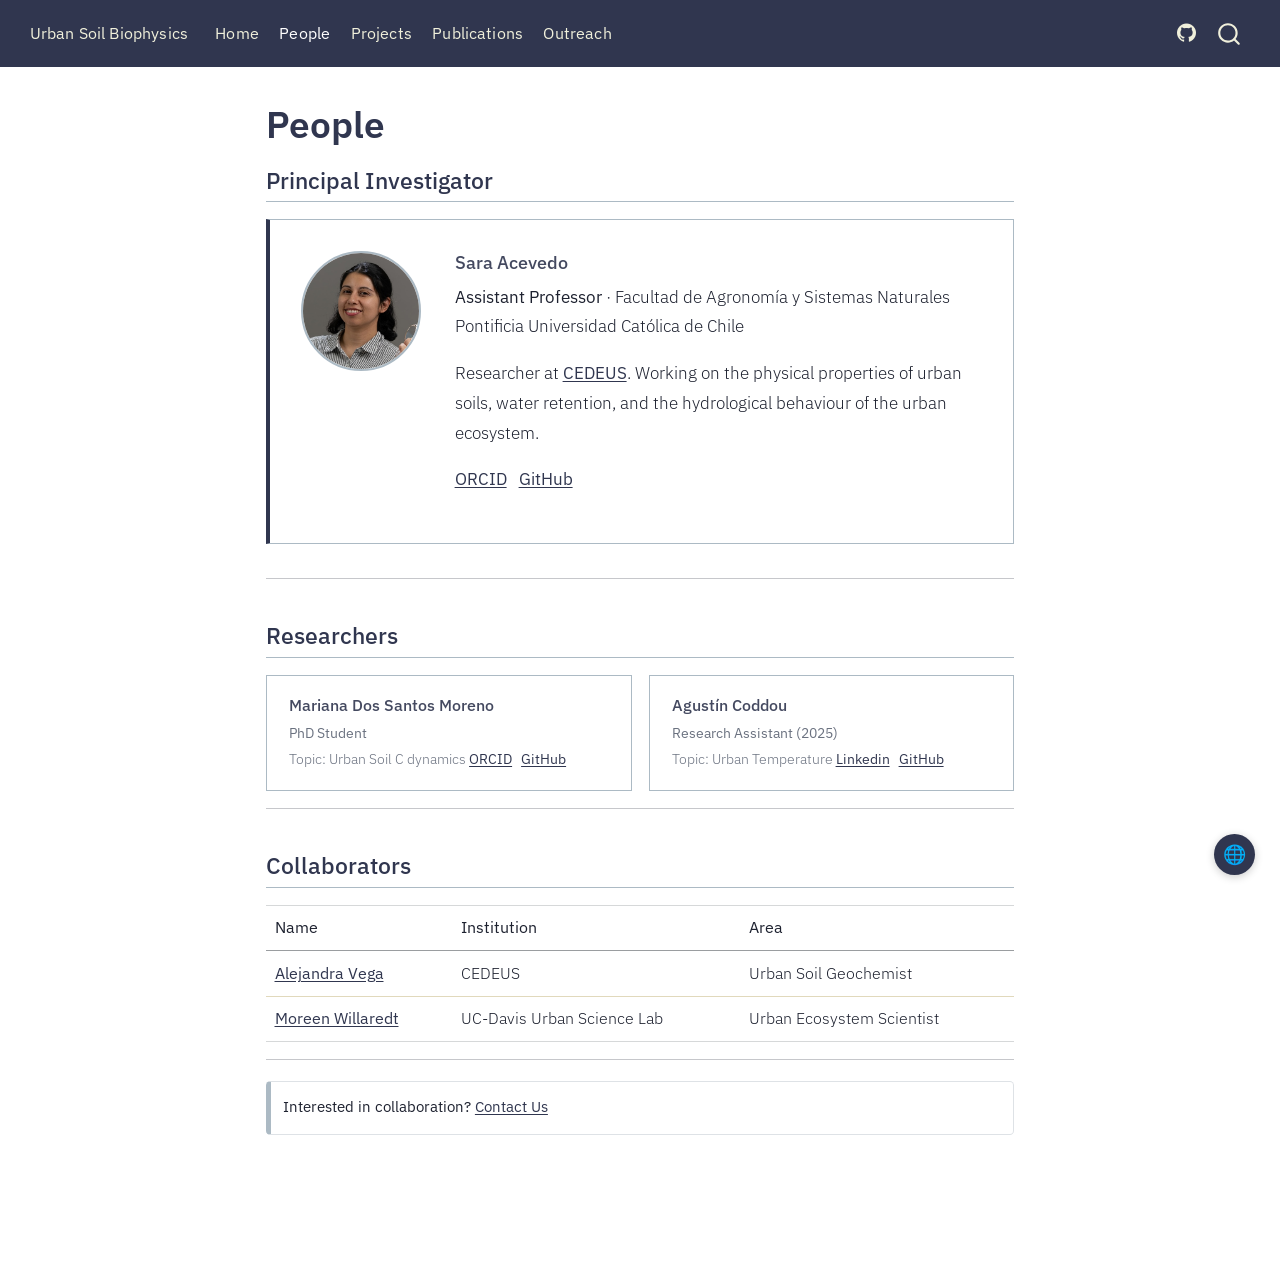
<file: docs/people.html>
<!DOCTYPE html>
<html xmlns="http://www.w3.org/1999/xhtml" lang="en" xml:lang="en"><head>

<meta charset="utf-8">
<meta name="generator" content="quarto-1.7.33">

<meta name="viewport" content="width=device-width, initial-scale=1.0, user-scalable=yes">


<title>People – Urban Soil Biophysics</title>
<style>
code{white-space: pre-wrap;}
span.smallcaps{font-variant: small-caps;}
div.columns{display: flex; gap: min(4vw, 1.5em);}
div.column{flex: auto; overflow-x: auto;}
div.hanging-indent{margin-left: 1.5em; text-indent: -1.5em;}
ul.task-list{list-style: none;}
ul.task-list li input[type="checkbox"] {
  width: 0.8em;
  margin: 0 0.8em 0.2em -1em; /* quarto-specific, see https://github.com/quarto-dev/quarto-cli/issues/4556 */ 
  vertical-align: middle;
}
</style>


<script src="site_libs/quarto-nav/quarto-nav.js"></script>
<script src="site_libs/quarto-nav/headroom.min.js"></script>
<script src="site_libs/clipboard/clipboard.min.js"></script>
<script src="site_libs/quarto-search/autocomplete.umd.js"></script>
<script src="site_libs/quarto-search/fuse.min.js"></script>
<script src="site_libs/quarto-search/quarto-search.js"></script>
<meta name="quarto:offset" content="./">
<link href="./files/images/favicon.ico" rel="icon">
<script src="site_libs/quarto-html/quarto.js" type="module"></script>
<script src="site_libs/quarto-html/tabsets/tabsets.js" type="module"></script>
<script src="site_libs/quarto-html/popper.min.js"></script>
<script src="site_libs/quarto-html/tippy.umd.min.js"></script>
<script src="site_libs/quarto-html/anchor.min.js"></script>
<link href="site_libs/quarto-html/tippy.css" rel="stylesheet">
<link href="site_libs/quarto-html/quarto-syntax-highlighting-ea385d0e468b0dd5ea5bf0780b1290d9.css" rel="stylesheet" id="quarto-text-highlighting-styles">
<script src="site_libs/bootstrap/bootstrap.min.js"></script>
<link href="site_libs/bootstrap/bootstrap-icons.css" rel="stylesheet">
<link href="site_libs/bootstrap/bootstrap-0c1e56b989bc697bf17ab6f6476fec58.min.css" rel="stylesheet" append-hash="true" id="quarto-bootstrap" data-mode="light">
<script id="quarto-search-options" type="application/json">{
  "location": "navbar",
  "copy-button": false,
  "collapse-after": 3,
  "panel-placement": "end",
  "type": "overlay",
  "limit": 50,
  "keyboard-shortcut": [
    "f",
    "/",
    "s"
  ],
  "show-item-context": false,
  "language": {
    "search-no-results-text": "No results",
    "search-matching-documents-text": "matching documents",
    "search-copy-link-title": "Copy link to search",
    "search-hide-matches-text": "Hide additional matches",
    "search-more-match-text": "more match in this document",
    "search-more-matches-text": "more matches in this document",
    "search-clear-button-title": "Clear",
    "search-text-placeholder": "",
    "search-detached-cancel-button-title": "Cancel",
    "search-submit-button-title": "Submit",
    "search-label": "Search"
  }
}</script>


<link rel="stylesheet" href="styles.css">
<meta property="og:title" content="People – Urban Soil Biophysics">
<meta property="og:image" content="files/images/people/sara-acevedo.jpg">
<meta property="og:site_name" content="Urban Soil Biophysics">
<meta property="og:image:alt" content="">
</head>

<body class="nav-fixed fullcontent quarto-light">

<div id="quarto-search-results"></div>
  <header id="quarto-header" class="headroom fixed-top">
    <nav class="navbar navbar-expand-lg " data-bs-theme="dark">
      <div class="navbar-container container-fluid">
      <div class="navbar-brand-container mx-auto">
    <a class="navbar-brand" href="./index.html">
    <span class="navbar-title">Urban Soil Biophysics</span>
    </a>
  </div>
            <div id="quarto-search" class="" title="Search"></div>
          <button class="navbar-toggler" type="button" data-bs-toggle="collapse" data-bs-target="#navbarCollapse" aria-controls="navbarCollapse" role="menu" aria-expanded="false" aria-label="Toggle navigation" onclick="if (window.quartoToggleHeadroom) { window.quartoToggleHeadroom(); }">
  <span class="navbar-toggler-icon"></span>
</button>
          <div class="collapse navbar-collapse" id="navbarCollapse">
            <ul class="navbar-nav navbar-nav-scroll me-auto">
  <li class="nav-item">
    <a class="nav-link" href="./index.html"> 
<span class="menu-text">Home</span></a>
  </li>  
  <li class="nav-item">
    <a class="nav-link active" href="./people.html" aria-current="page"> 
<span class="menu-text">People</span></a>
  </li>  
  <li class="nav-item">
    <a class="nav-link" href="./projects.html"> 
<span class="menu-text">Projects</span></a>
  </li>  
  <li class="nav-item">
    <a class="nav-link" href="./publications.html"> 
<span class="menu-text">Publications</span></a>
  </li>  
  <li class="nav-item">
    <a class="nav-link" href="./outreach.html"> 
<span class="menu-text">Outreach</span></a>
  </li>  
</ul>
            <ul class="navbar-nav navbar-nav-scroll ms-auto">
  <li class="nav-item compact">
    <a class="nav-link" href="https://github.com/Urban-Soil-Biophysics"> <i class="bi bi-github" role="img" aria-label="GitHub">
</i> 
<span class="menu-text"></span></a>
  </li>  
</ul>
          </div> <!-- /navcollapse -->
            <div class="quarto-navbar-tools">
</div>
      </div> <!-- /container-fluid -->
    </nav>
</header>
<!-- content -->
<div id="quarto-content" class="quarto-container page-columns page-rows-contents page-layout-article page-navbar">
<!-- sidebar -->
<!-- margin-sidebar -->
    
<!-- main -->
<main class="content" id="quarto-document-content">

<header id="title-block-header" class="quarto-title-block default">
<div class="quarto-title">
<h1 class="title">People</h1>
</div>



<div class="quarto-title-meta">

    
  
    
  </div>
  


</header>


<section id="principal-investigator" class="level2">
<h2 class="anchored" data-anchor-id="principal-investigator">Principal Investigator</h2>
<div class="person-card">
<img src="files/images/people/sara-acevedo.jpg" class="person-img" alt="">
<section id="sara-acevedo" class="level3 person-info">
<h3 class="anchored" data-anchor-id="sara-acevedo">Sara Acevedo</h3>
<p><strong>Assistant Professor</strong> · Facultad de Agronomía y Sistemas Naturales<br>
Pontificia Universidad Católica de Chile</p>
<p>Researcher at <a href="https://cedeus.cl">CEDEUS</a>. Working on the physical properties of urban soils, water retention, and the hydrological behaviour of the urban ecosystem.</p>
<p><a href="https://orcid.org/0000-0003-3203-2106">ORCID</a> &nbsp; <a href="https://github.com/Urban-Soil-Biophysics">GitHub</a></p>
</section>
</div>
<hr>
</section>
<section id="researchers" class="level2">
<h2 class="anchored" data-anchor-id="researchers">Researchers</h2>
<div class="people-grid">
<section id="mariana-dos-santos-moreno" class="level3 person-card-sm">
<h3 class="anchored" data-anchor-id="mariana-dos-santos-moreno">Mariana Dos Santos Moreno</h3>
<p><strong>PhD Student</strong><br>
Topic: Urban Soil C dynamics <a href="https://orcid.org/0000-0001-6001-8219">ORCID</a> &nbsp; <a href="https://github.com/runaweay">GitHub</a></p>
</section>
<section id="agustín-coddou" class="level3 person-card-sm">
<h3 class="anchored" data-anchor-id="agustín-coddou">Agustín Coddou</h3>
<p><strong>Research Assistant (2025)</strong><br>
Topic: Urban Temperature <a href="https://www.linkedin.com/in/agustin-coddou/">Linkedin</a> &nbsp; <a href="https://github.com/acoddou">GitHub</a></p>
</section>
</div>
<hr>
</section>
<section id="collaborators" class="level2">
<h2 class="anchored" data-anchor-id="collaborators">Collaborators</h2>
<table class="caption-top table">
<thead>
<tr class="header">
<th>Name</th>
<th>Institution</th>
<th>Area</th>
</tr>
</thead>
<tbody>
<tr class="odd">
<td><a href="https://www.cedeus.cl/sobre-nosotros/investigadores/ia-alejandra-vega/">Alejandra Vega</a></td>
<td>CEDEUS</td>
<td>Urban Soil Geochemist</td>
</tr>
<tr class="even">
<td><a href="https://urbansciencelab.ucdavis.edu/people-0">Moreen Willaredt</a></td>
<td>UC-Davis Urban Science Lab</td>
<td>Urban Ecosystem Scientist</td>
</tr>
</tbody>
</table>
<hr>
<div class="callout callout-style-simple callout-note no-icon">
<div class="callout-body d-flex">
<div class="callout-icon-container">
<i class="callout-icon no-icon"></i>
</div>
<div class="callout-body-container">
<p>Interested in collaboration? <a href="mailto:seaceved@uc.cl">Contact Us</a></p>
</div>
</div>
</div>


</section>

</main> <!-- /main -->
<div id="translate-widget">
  <button id="translate-toggle" aria-label="Translate">🌐</button>
  <div id="translate-options" hidden="">
    <a id="tr-es" href="#" onclick="return doTranslate('es')">Español</a>
    <a id="tr-pt" href="#" onclick="return doTranslate('pt')">Português</a>
    <a id="tr-de" href="#" onclick="return doTranslate('de')">Deutsch</a>
  </div>
</div>

<style>
#translate-widget {
  position: fixed;
  bottom: 1.5rem;
  right: 1.5rem;
  z-index: 9999;
  font-family: 'IBM Plex Sans', sans-serif;
  font-size: 0.85rem;
  text-align: right;
}

#translate-toggle {
  background: #30364f;
  color: #f0f0db;
  border: none;
  border-radius: 50%;
  width: 2.4rem;
  height: 2.4rem;
  font-size: 1.1rem;
  cursor: pointer;
  box-shadow: 0 2px 8px rgba(0,0,0,0.2);
  transition: background 0.15s;
  display: flex;
  align-items: center;
  justify-content: center;
  margin-left: auto;
}
#translate-toggle:hover { background: #464e6e; }

#translate-options {
  margin-top: 0.4rem;
  display: flex;
  flex-direction: column;
  gap: 0.25rem;
  align-items: flex-end;
}
#translate-options a {
  background: #30364f;
  color: #f0f0db !important;
  padding: 0.3rem 0.75rem;
  text-decoration: none !important;
  border-radius: 2px;
  box-shadow: 0 1px 4px rgba(0,0,0,0.15);
  transition: background 0.15s;
  white-space: nowrap;
}
#translate-options a:hover { background: #464e6e; }
</style>

<script>
document.getElementById('translate-toggle').addEventListener('click', function () {
  var opts = document.getElementById('translate-options');
  opts.hidden = !opts.hidden;
});

function doTranslate(lang) {
  var url = 'https://translate.google.com/translate?sl=en&tl=' + lang + '&u=' + encodeURIComponent(window.location.href);
  window.open(url, '_blank');
  document.getElementById('translate-options').hidden = true;
  return false;
}
</script>
<script id="quarto-html-after-body" type="application/javascript">
  window.document.addEventListener("DOMContentLoaded", function (event) {
    const icon = "";
    const anchorJS = new window.AnchorJS();
    anchorJS.options = {
      placement: 'right',
      icon: icon
    };
    anchorJS.add('.anchored');
    const isCodeAnnotation = (el) => {
      for (const clz of el.classList) {
        if (clz.startsWith('code-annotation-')) {                     
          return true;
        }
      }
      return false;
    }
    const onCopySuccess = function(e) {
      // button target
      const button = e.trigger;
      // don't keep focus
      button.blur();
      // flash "checked"
      button.classList.add('code-copy-button-checked');
      var currentTitle = button.getAttribute("title");
      button.setAttribute("title", "Copied!");
      let tooltip;
      if (window.bootstrap) {
        button.setAttribute("data-bs-toggle", "tooltip");
        button.setAttribute("data-bs-placement", "left");
        button.setAttribute("data-bs-title", "Copied!");
        tooltip = new bootstrap.Tooltip(button, 
          { trigger: "manual", 
            customClass: "code-copy-button-tooltip",
            offset: [0, -8]});
        tooltip.show();    
      }
      setTimeout(function() {
        if (tooltip) {
          tooltip.hide();
          button.removeAttribute("data-bs-title");
          button.removeAttribute("data-bs-toggle");
          button.removeAttribute("data-bs-placement");
        }
        button.setAttribute("title", currentTitle);
        button.classList.remove('code-copy-button-checked');
      }, 1000);
      // clear code selection
      e.clearSelection();
    }
    const getTextToCopy = function(trigger) {
        const codeEl = trigger.previousElementSibling.cloneNode(true);
        for (const childEl of codeEl.children) {
          if (isCodeAnnotation(childEl)) {
            childEl.remove();
          }
        }
        return codeEl.innerText;
    }
    const clipboard = new window.ClipboardJS('.code-copy-button:not([data-in-quarto-modal])', {
      text: getTextToCopy
    });
    clipboard.on('success', onCopySuccess);
    if (window.document.getElementById('quarto-embedded-source-code-modal')) {
      const clipboardModal = new window.ClipboardJS('.code-copy-button[data-in-quarto-modal]', {
        text: getTextToCopy,
        container: window.document.getElementById('quarto-embedded-source-code-modal')
      });
      clipboardModal.on('success', onCopySuccess);
    }
      var localhostRegex = new RegExp(/^(?:http|https):\/\/localhost\:?[0-9]*\//);
      var mailtoRegex = new RegExp(/^mailto:/);
        var filterRegex = new RegExp('/' + window.location.host + '/');
      var isInternal = (href) => {
          return filterRegex.test(href) || localhostRegex.test(href) || mailtoRegex.test(href);
      }
      // Inspect non-navigation links and adorn them if external
     var links = window.document.querySelectorAll('a[href]:not(.nav-link):not(.navbar-brand):not(.toc-action):not(.sidebar-link):not(.sidebar-item-toggle):not(.pagination-link):not(.no-external):not([aria-hidden]):not(.dropdown-item):not(.quarto-navigation-tool):not(.about-link)');
      for (var i=0; i<links.length; i++) {
        const link = links[i];
        if (!isInternal(link.href)) {
          // undo the damage that might have been done by quarto-nav.js in the case of
          // links that we want to consider external
          if (link.dataset.originalHref !== undefined) {
            link.href = link.dataset.originalHref;
          }
            // target, if specified
            link.setAttribute("target", "_blank");
            if (link.getAttribute("rel") === null) {
              link.setAttribute("rel", "noopener");
            }
        }
      }
    function tippyHover(el, contentFn, onTriggerFn, onUntriggerFn) {
      const config = {
        allowHTML: true,
        maxWidth: 500,
        delay: 100,
        arrow: false,
        appendTo: function(el) {
            return el.parentElement;
        },
        interactive: true,
        interactiveBorder: 10,
        theme: 'quarto',
        placement: 'bottom-start',
      };
      if (contentFn) {
        config.content = contentFn;
      }
      if (onTriggerFn) {
        config.onTrigger = onTriggerFn;
      }
      if (onUntriggerFn) {
        config.onUntrigger = onUntriggerFn;
      }
      window.tippy(el, config); 
    }
    const noterefs = window.document.querySelectorAll('a[role="doc-noteref"]');
    for (var i=0; i<noterefs.length; i++) {
      const ref = noterefs[i];
      tippyHover(ref, function() {
        // use id or data attribute instead here
        let href = ref.getAttribute('data-footnote-href') || ref.getAttribute('href');
        try { href = new URL(href).hash; } catch {}
        const id = href.replace(/^#\/?/, "");
        const note = window.document.getElementById(id);
        if (note) {
          return note.innerHTML;
        } else {
          return "";
        }
      });
    }
    const xrefs = window.document.querySelectorAll('a.quarto-xref');
    const processXRef = (id, note) => {
      // Strip column container classes
      const stripColumnClz = (el) => {
        el.classList.remove("page-full", "page-columns");
        if (el.children) {
          for (const child of el.children) {
            stripColumnClz(child);
          }
        }
      }
      stripColumnClz(note)
      if (id === null || id.startsWith('sec-')) {
        // Special case sections, only their first couple elements
        const container = document.createElement("div");
        if (note.children && note.children.length > 2) {
          container.appendChild(note.children[0].cloneNode(true));
          for (let i = 1; i < note.children.length; i++) {
            const child = note.children[i];
            if (child.tagName === "P" && child.innerText === "") {
              continue;
            } else {
              container.appendChild(child.cloneNode(true));
              break;
            }
          }
          if (window.Quarto?.typesetMath) {
            window.Quarto.typesetMath(container);
          }
          return container.innerHTML
        } else {
          if (window.Quarto?.typesetMath) {
            window.Quarto.typesetMath(note);
          }
          return note.innerHTML;
        }
      } else {
        // Remove any anchor links if they are present
        const anchorLink = note.querySelector('a.anchorjs-link');
        if (anchorLink) {
          anchorLink.remove();
        }
        if (window.Quarto?.typesetMath) {
          window.Quarto.typesetMath(note);
        }
        if (note.classList.contains("callout")) {
          return note.outerHTML;
        } else {
          return note.innerHTML;
        }
      }
    }
    for (var i=0; i<xrefs.length; i++) {
      const xref = xrefs[i];
      tippyHover(xref, undefined, function(instance) {
        instance.disable();
        let url = xref.getAttribute('href');
        let hash = undefined; 
        if (url.startsWith('#')) {
          hash = url;
        } else {
          try { hash = new URL(url).hash; } catch {}
        }
        if (hash) {
          const id = hash.replace(/^#\/?/, "");
          const note = window.document.getElementById(id);
          if (note !== null) {
            try {
              const html = processXRef(id, note.cloneNode(true));
              instance.setContent(html);
            } finally {
              instance.enable();
              instance.show();
            }
          } else {
            // See if we can fetch this
            fetch(url.split('#')[0])
            .then(res => res.text())
            .then(html => {
              const parser = new DOMParser();
              const htmlDoc = parser.parseFromString(html, "text/html");
              const note = htmlDoc.getElementById(id);
              if (note !== null) {
                const html = processXRef(id, note);
                instance.setContent(html);
              } 
            }).finally(() => {
              instance.enable();
              instance.show();
            });
          }
        } else {
          // See if we can fetch a full url (with no hash to target)
          // This is a special case and we should probably do some content thinning / targeting
          fetch(url)
          .then(res => res.text())
          .then(html => {
            const parser = new DOMParser();
            const htmlDoc = parser.parseFromString(html, "text/html");
            const note = htmlDoc.querySelector('main.content');
            if (note !== null) {
              // This should only happen for chapter cross references
              // (since there is no id in the URL)
              // remove the first header
              if (note.children.length > 0 && note.children[0].tagName === "HEADER") {
                note.children[0].remove();
              }
              const html = processXRef(null, note);
              instance.setContent(html);
            } 
          }).finally(() => {
            instance.enable();
            instance.show();
          });
        }
      }, function(instance) {
      });
    }
        let selectedAnnoteEl;
        const selectorForAnnotation = ( cell, annotation) => {
          let cellAttr = 'data-code-cell="' + cell + '"';
          let lineAttr = 'data-code-annotation="' +  annotation + '"';
          const selector = 'span[' + cellAttr + '][' + lineAttr + ']';
          return selector;
        }
        const selectCodeLines = (annoteEl) => {
          const doc = window.document;
          const targetCell = annoteEl.getAttribute("data-target-cell");
          const targetAnnotation = annoteEl.getAttribute("data-target-annotation");
          const annoteSpan = window.document.querySelector(selectorForAnnotation(targetCell, targetAnnotation));
          const lines = annoteSpan.getAttribute("data-code-lines").split(",");
          const lineIds = lines.map((line) => {
            return targetCell + "-" + line;
          })
          let top = null;
          let height = null;
          let parent = null;
          if (lineIds.length > 0) {
              //compute the position of the single el (top and bottom and make a div)
              const el = window.document.getElementById(lineIds[0]);
              top = el.offsetTop;
              height = el.offsetHeight;
              parent = el.parentElement.parentElement;
            if (lineIds.length > 1) {
              const lastEl = window.document.getElementById(lineIds[lineIds.length - 1]);
              const bottom = lastEl.offsetTop + lastEl.offsetHeight;
              height = bottom - top;
            }
            if (top !== null && height !== null && parent !== null) {
              // cook up a div (if necessary) and position it 
              let div = window.document.getElementById("code-annotation-line-highlight");
              if (div === null) {
                div = window.document.createElement("div");
                div.setAttribute("id", "code-annotation-line-highlight");
                div.style.position = 'absolute';
                parent.appendChild(div);
              }
              div.style.top = top - 2 + "px";
              div.style.height = height + 4 + "px";
              div.style.left = 0;
              let gutterDiv = window.document.getElementById("code-annotation-line-highlight-gutter");
              if (gutterDiv === null) {
                gutterDiv = window.document.createElement("div");
                gutterDiv.setAttribute("id", "code-annotation-line-highlight-gutter");
                gutterDiv.style.position = 'absolute';
                const codeCell = window.document.getElementById(targetCell);
                const gutter = codeCell.querySelector('.code-annotation-gutter');
                gutter.appendChild(gutterDiv);
              }
              gutterDiv.style.top = top - 2 + "px";
              gutterDiv.style.height = height + 4 + "px";
            }
            selectedAnnoteEl = annoteEl;
          }
        };
        const unselectCodeLines = () => {
          const elementsIds = ["code-annotation-line-highlight", "code-annotation-line-highlight-gutter"];
          elementsIds.forEach((elId) => {
            const div = window.document.getElementById(elId);
            if (div) {
              div.remove();
            }
          });
          selectedAnnoteEl = undefined;
        };
          // Handle positioning of the toggle
      window.addEventListener(
        "resize",
        throttle(() => {
          elRect = undefined;
          if (selectedAnnoteEl) {
            selectCodeLines(selectedAnnoteEl);
          }
        }, 10)
      );
      function throttle(fn, ms) {
      let throttle = false;
      let timer;
        return (...args) => {
          if(!throttle) { // first call gets through
              fn.apply(this, args);
              throttle = true;
          } else { // all the others get throttled
              if(timer) clearTimeout(timer); // cancel #2
              timer = setTimeout(() => {
                fn.apply(this, args);
                timer = throttle = false;
              }, ms);
          }
        };
      }
        // Attach click handler to the DT
        const annoteDls = window.document.querySelectorAll('dt[data-target-cell]');
        for (const annoteDlNode of annoteDls) {
          annoteDlNode.addEventListener('click', (event) => {
            const clickedEl = event.target;
            if (clickedEl !== selectedAnnoteEl) {
              unselectCodeLines();
              const activeEl = window.document.querySelector('dt[data-target-cell].code-annotation-active');
              if (activeEl) {
                activeEl.classList.remove('code-annotation-active');
              }
              selectCodeLines(clickedEl);
              clickedEl.classList.add('code-annotation-active');
            } else {
              // Unselect the line
              unselectCodeLines();
              clickedEl.classList.remove('code-annotation-active');
            }
          });
        }
    const findCites = (el) => {
      const parentEl = el.parentElement;
      if (parentEl) {
        const cites = parentEl.dataset.cites;
        if (cites) {
          return {
            el,
            cites: cites.split(' ')
          };
        } else {
          return findCites(el.parentElement)
        }
      } else {
        return undefined;
      }
    };
    var bibliorefs = window.document.querySelectorAll('a[role="doc-biblioref"]');
    for (var i=0; i<bibliorefs.length; i++) {
      const ref = bibliorefs[i];
      const citeInfo = findCites(ref);
      if (citeInfo) {
        tippyHover(citeInfo.el, function() {
          var popup = window.document.createElement('div');
          citeInfo.cites.forEach(function(cite) {
            var citeDiv = window.document.createElement('div');
            citeDiv.classList.add('hanging-indent');
            citeDiv.classList.add('csl-entry');
            var biblioDiv = window.document.getElementById('ref-' + cite);
            if (biblioDiv) {
              citeDiv.innerHTML = biblioDiv.innerHTML;
            }
            popup.appendChild(citeDiv);
          });
          return popup.innerHTML;
        });
      }
    }
  });
  </script>
</div> <!-- /content -->




</body></html>
</file>
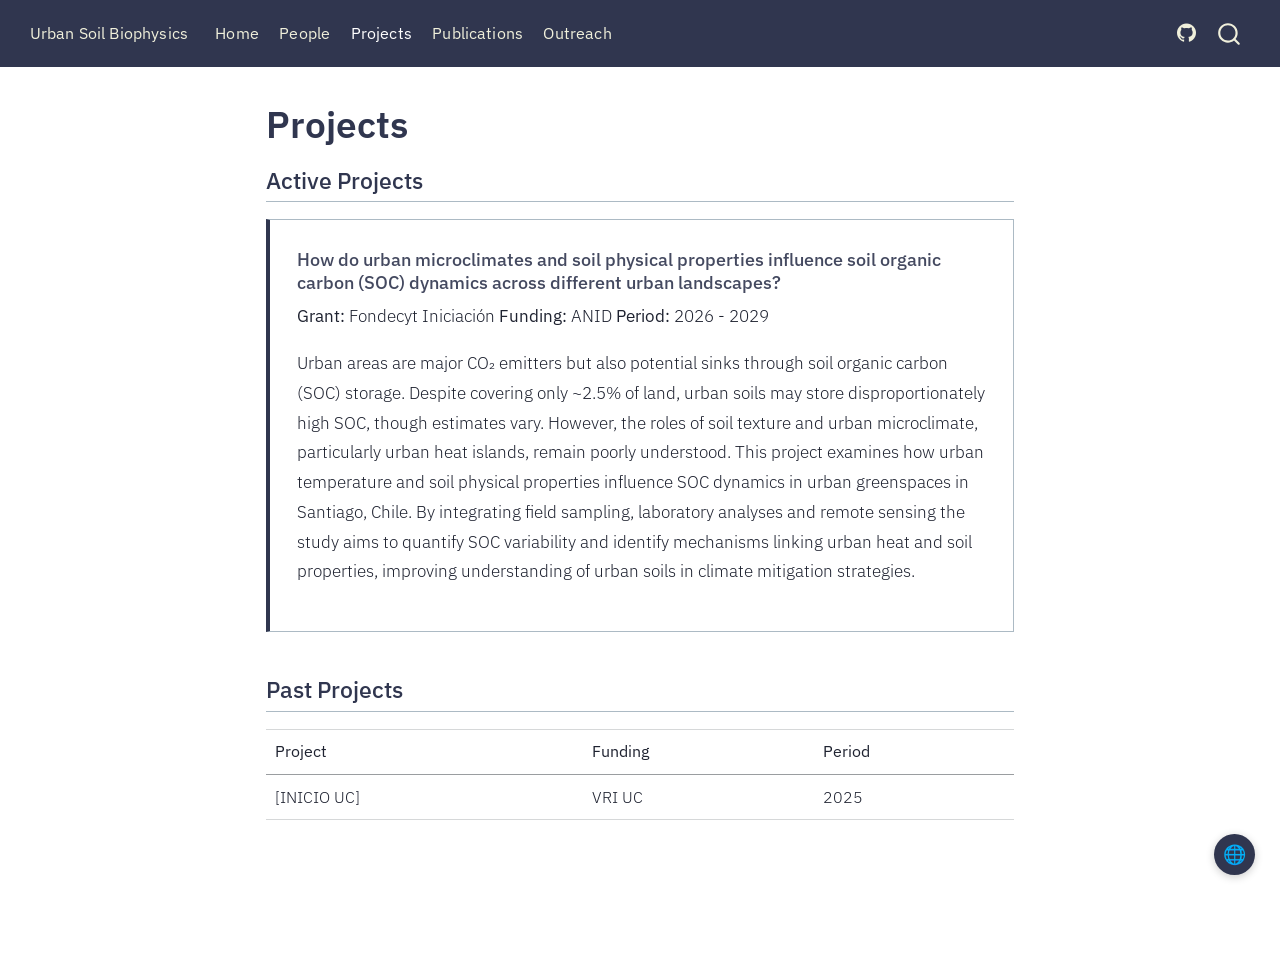
<file: docs/projects.html>
<!DOCTYPE html>
<html xmlns="http://www.w3.org/1999/xhtml" lang="en" xml:lang="en"><head>

<meta charset="utf-8">
<meta name="generator" content="quarto-1.7.33">

<meta name="viewport" content="width=device-width, initial-scale=1.0, user-scalable=yes">


<title>Projects – Urban Soil Biophysics</title>
<style>
code{white-space: pre-wrap;}
span.smallcaps{font-variant: small-caps;}
div.columns{display: flex; gap: min(4vw, 1.5em);}
div.column{flex: auto; overflow-x: auto;}
div.hanging-indent{margin-left: 1.5em; text-indent: -1.5em;}
ul.task-list{list-style: none;}
ul.task-list li input[type="checkbox"] {
  width: 0.8em;
  margin: 0 0.8em 0.2em -1em; /* quarto-specific, see https://github.com/quarto-dev/quarto-cli/issues/4556 */ 
  vertical-align: middle;
}
</style>


<script src="site_libs/quarto-nav/quarto-nav.js"></script>
<script src="site_libs/quarto-nav/headroom.min.js"></script>
<script src="site_libs/clipboard/clipboard.min.js"></script>
<script src="site_libs/quarto-search/autocomplete.umd.js"></script>
<script src="site_libs/quarto-search/fuse.min.js"></script>
<script src="site_libs/quarto-search/quarto-search.js"></script>
<meta name="quarto:offset" content="./">
<link href="./files/images/favicon.ico" rel="icon">
<script src="site_libs/quarto-html/quarto.js" type="module"></script>
<script src="site_libs/quarto-html/tabsets/tabsets.js" type="module"></script>
<script src="site_libs/quarto-html/popper.min.js"></script>
<script src="site_libs/quarto-html/tippy.umd.min.js"></script>
<script src="site_libs/quarto-html/anchor.min.js"></script>
<link href="site_libs/quarto-html/tippy.css" rel="stylesheet">
<link href="site_libs/quarto-html/quarto-syntax-highlighting-ea385d0e468b0dd5ea5bf0780b1290d9.css" rel="stylesheet" id="quarto-text-highlighting-styles">
<script src="site_libs/bootstrap/bootstrap.min.js"></script>
<link href="site_libs/bootstrap/bootstrap-icons.css" rel="stylesheet">
<link href="site_libs/bootstrap/bootstrap-0c1e56b989bc697bf17ab6f6476fec58.min.css" rel="stylesheet" append-hash="true" id="quarto-bootstrap" data-mode="light">
<script id="quarto-search-options" type="application/json">{
  "location": "navbar",
  "copy-button": false,
  "collapse-after": 3,
  "panel-placement": "end",
  "type": "overlay",
  "limit": 50,
  "keyboard-shortcut": [
    "f",
    "/",
    "s"
  ],
  "show-item-context": false,
  "language": {
    "search-no-results-text": "No results",
    "search-matching-documents-text": "matching documents",
    "search-copy-link-title": "Copy link to search",
    "search-hide-matches-text": "Hide additional matches",
    "search-more-match-text": "more match in this document",
    "search-more-matches-text": "more matches in this document",
    "search-clear-button-title": "Clear",
    "search-text-placeholder": "",
    "search-detached-cancel-button-title": "Cancel",
    "search-submit-button-title": "Submit",
    "search-label": "Search"
  }
}</script>


<link rel="stylesheet" href="styles.css">
<meta property="og:title" content="Projects – Urban Soil Biophysics">
<meta property="og:site_name" content="Urban Soil Biophysics">
</head>

<body class="nav-fixed fullcontent quarto-light">

<div id="quarto-search-results"></div>
  <header id="quarto-header" class="headroom fixed-top">
    <nav class="navbar navbar-expand-lg " data-bs-theme="dark">
      <div class="navbar-container container-fluid">
      <div class="navbar-brand-container mx-auto">
    <a class="navbar-brand" href="./index.html">
    <span class="navbar-title">Urban Soil Biophysics</span>
    </a>
  </div>
            <div id="quarto-search" class="" title="Search"></div>
          <button class="navbar-toggler" type="button" data-bs-toggle="collapse" data-bs-target="#navbarCollapse" aria-controls="navbarCollapse" role="menu" aria-expanded="false" aria-label="Toggle navigation" onclick="if (window.quartoToggleHeadroom) { window.quartoToggleHeadroom(); }">
  <span class="navbar-toggler-icon"></span>
</button>
          <div class="collapse navbar-collapse" id="navbarCollapse">
            <ul class="navbar-nav navbar-nav-scroll me-auto">
  <li class="nav-item">
    <a class="nav-link" href="./index.html"> 
<span class="menu-text">Home</span></a>
  </li>  
  <li class="nav-item">
    <a class="nav-link" href="./people.html"> 
<span class="menu-text">People</span></a>
  </li>  
  <li class="nav-item">
    <a class="nav-link active" href="./projects.html" aria-current="page"> 
<span class="menu-text">Projects</span></a>
  </li>  
  <li class="nav-item">
    <a class="nav-link" href="./publications.html"> 
<span class="menu-text">Publications</span></a>
  </li>  
  <li class="nav-item">
    <a class="nav-link" href="./outreach.html"> 
<span class="menu-text">Outreach</span></a>
  </li>  
</ul>
            <ul class="navbar-nav navbar-nav-scroll ms-auto">
  <li class="nav-item compact">
    <a class="nav-link" href="https://github.com/Urban-Soil-Biophysics"> <i class="bi bi-github" role="img" aria-label="GitHub">
</i> 
<span class="menu-text"></span></a>
  </li>  
</ul>
          </div> <!-- /navcollapse -->
            <div class="quarto-navbar-tools">
</div>
      </div> <!-- /container-fluid -->
    </nav>
</header>
<!-- content -->
<div id="quarto-content" class="quarto-container page-columns page-rows-contents page-layout-article page-navbar">
<!-- sidebar -->
<!-- margin-sidebar -->
    
<!-- main -->
<main class="content" id="quarto-document-content">

<header id="title-block-header" class="quarto-title-block default">
<div class="quarto-title">
<h1 class="title">Projects</h1>
</div>



<div class="quarto-title-meta">

    
  
    
  </div>
  


</header>


<section id="active-projects" class="level2">
<h2 class="anchored" data-anchor-id="active-projects">Active Projects</h2>
<section id="how-do-urban-microclimates-and-soil-physical-properties-influence-soil-organic-carbon-soc-dynamics-across-different-urban-landscapes" class="level3 project-card">
<h3 class="anchored" data-anchor-id="how-do-urban-microclimates-and-soil-physical-properties-influence-soil-organic-carbon-soc-dynamics-across-different-urban-landscapes">How do urban microclimates and soil physical properties influence soil organic carbon (SOC) dynamics across different urban landscapes?</h3>
<p><strong>Grant:</strong> Fondecyt Iniciación <strong>Funding:</strong> ANID <strong>Period:</strong> 2026 - 2029</p>
<p>Urban areas are major CO₂ emitters but also potential sinks through soil organic carbon (SOC) storage. Despite covering only ~2.5% of land, urban soils may store disproportionately high SOC, though estimates vary. However, the roles of soil texture and urban microclimate, particularly urban heat islands, remain poorly understood. This project examines how urban temperature and soil physical properties influence SOC dynamics in urban greenspaces in Santiago, Chile. By integrating field sampling, laboratory analyses and remote sensing the study aims to quantify SOC variability and identify mechanisms linking urban heat and soil properties, improving understanding of urban soils in climate mitigation strategies.</p>
</section>
</section>
<section id="past-projects" class="level2">
<h2 class="anchored" data-anchor-id="past-projects">Past Projects</h2>
<table class="caption-top table">
<thead>
<tr class="header">
<th>Project</th>
<th>Funding</th>
<th>Period</th>
</tr>
</thead>
<tbody>
<tr class="odd">
<td>[INICIO UC]</td>
<td>VRI UC</td>
<td>2025</td>
</tr>
</tbody>
</table>


</section>

</main> <!-- /main -->
<div id="translate-widget">
  <button id="translate-toggle" aria-label="Translate">🌐</button>
  <div id="translate-options" hidden="">
    <a id="tr-es" href="#" onclick="return doTranslate('es')">Español</a>
    <a id="tr-pt" href="#" onclick="return doTranslate('pt')">Português</a>
    <a id="tr-de" href="#" onclick="return doTranslate('de')">Deutsch</a>
  </div>
</div>

<style>
#translate-widget {
  position: fixed;
  bottom: 1.5rem;
  right: 1.5rem;
  z-index: 9999;
  font-family: 'IBM Plex Sans', sans-serif;
  font-size: 0.85rem;
  text-align: right;
}

#translate-toggle {
  background: #30364f;
  color: #f0f0db;
  border: none;
  border-radius: 50%;
  width: 2.4rem;
  height: 2.4rem;
  font-size: 1.1rem;
  cursor: pointer;
  box-shadow: 0 2px 8px rgba(0,0,0,0.2);
  transition: background 0.15s;
  display: flex;
  align-items: center;
  justify-content: center;
  margin-left: auto;
}
#translate-toggle:hover { background: #464e6e; }

#translate-options {
  margin-top: 0.4rem;
  display: flex;
  flex-direction: column;
  gap: 0.25rem;
  align-items: flex-end;
}
#translate-options a {
  background: #30364f;
  color: #f0f0db !important;
  padding: 0.3rem 0.75rem;
  text-decoration: none !important;
  border-radius: 2px;
  box-shadow: 0 1px 4px rgba(0,0,0,0.15);
  transition: background 0.15s;
  white-space: nowrap;
}
#translate-options a:hover { background: #464e6e; }
</style>

<script>
document.getElementById('translate-toggle').addEventListener('click', function () {
  var opts = document.getElementById('translate-options');
  opts.hidden = !opts.hidden;
});

function doTranslate(lang) {
  var url = 'https://translate.google.com/translate?sl=en&tl=' + lang + '&u=' + encodeURIComponent(window.location.href);
  window.open(url, '_blank');
  document.getElementById('translate-options').hidden = true;
  return false;
}
</script>
<script id="quarto-html-after-body" type="application/javascript">
  window.document.addEventListener("DOMContentLoaded", function (event) {
    const icon = "";
    const anchorJS = new window.AnchorJS();
    anchorJS.options = {
      placement: 'right',
      icon: icon
    };
    anchorJS.add('.anchored');
    const isCodeAnnotation = (el) => {
      for (const clz of el.classList) {
        if (clz.startsWith('code-annotation-')) {                     
          return true;
        }
      }
      return false;
    }
    const onCopySuccess = function(e) {
      // button target
      const button = e.trigger;
      // don't keep focus
      button.blur();
      // flash "checked"
      button.classList.add('code-copy-button-checked');
      var currentTitle = button.getAttribute("title");
      button.setAttribute("title", "Copied!");
      let tooltip;
      if (window.bootstrap) {
        button.setAttribute("data-bs-toggle", "tooltip");
        button.setAttribute("data-bs-placement", "left");
        button.setAttribute("data-bs-title", "Copied!");
        tooltip = new bootstrap.Tooltip(button, 
          { trigger: "manual", 
            customClass: "code-copy-button-tooltip",
            offset: [0, -8]});
        tooltip.show();    
      }
      setTimeout(function() {
        if (tooltip) {
          tooltip.hide();
          button.removeAttribute("data-bs-title");
          button.removeAttribute("data-bs-toggle");
          button.removeAttribute("data-bs-placement");
        }
        button.setAttribute("title", currentTitle);
        button.classList.remove('code-copy-button-checked');
      }, 1000);
      // clear code selection
      e.clearSelection();
    }
    const getTextToCopy = function(trigger) {
        const codeEl = trigger.previousElementSibling.cloneNode(true);
        for (const childEl of codeEl.children) {
          if (isCodeAnnotation(childEl)) {
            childEl.remove();
          }
        }
        return codeEl.innerText;
    }
    const clipboard = new window.ClipboardJS('.code-copy-button:not([data-in-quarto-modal])', {
      text: getTextToCopy
    });
    clipboard.on('success', onCopySuccess);
    if (window.document.getElementById('quarto-embedded-source-code-modal')) {
      const clipboardModal = new window.ClipboardJS('.code-copy-button[data-in-quarto-modal]', {
        text: getTextToCopy,
        container: window.document.getElementById('quarto-embedded-source-code-modal')
      });
      clipboardModal.on('success', onCopySuccess);
    }
      var localhostRegex = new RegExp(/^(?:http|https):\/\/localhost\:?[0-9]*\//);
      var mailtoRegex = new RegExp(/^mailto:/);
        var filterRegex = new RegExp('/' + window.location.host + '/');
      var isInternal = (href) => {
          return filterRegex.test(href) || localhostRegex.test(href) || mailtoRegex.test(href);
      }
      // Inspect non-navigation links and adorn them if external
     var links = window.document.querySelectorAll('a[href]:not(.nav-link):not(.navbar-brand):not(.toc-action):not(.sidebar-link):not(.sidebar-item-toggle):not(.pagination-link):not(.no-external):not([aria-hidden]):not(.dropdown-item):not(.quarto-navigation-tool):not(.about-link)');
      for (var i=0; i<links.length; i++) {
        const link = links[i];
        if (!isInternal(link.href)) {
          // undo the damage that might have been done by quarto-nav.js in the case of
          // links that we want to consider external
          if (link.dataset.originalHref !== undefined) {
            link.href = link.dataset.originalHref;
          }
            // target, if specified
            link.setAttribute("target", "_blank");
            if (link.getAttribute("rel") === null) {
              link.setAttribute("rel", "noopener");
            }
        }
      }
    function tippyHover(el, contentFn, onTriggerFn, onUntriggerFn) {
      const config = {
        allowHTML: true,
        maxWidth: 500,
        delay: 100,
        arrow: false,
        appendTo: function(el) {
            return el.parentElement;
        },
        interactive: true,
        interactiveBorder: 10,
        theme: 'quarto',
        placement: 'bottom-start',
      };
      if (contentFn) {
        config.content = contentFn;
      }
      if (onTriggerFn) {
        config.onTrigger = onTriggerFn;
      }
      if (onUntriggerFn) {
        config.onUntrigger = onUntriggerFn;
      }
      window.tippy(el, config); 
    }
    const noterefs = window.document.querySelectorAll('a[role="doc-noteref"]');
    for (var i=0; i<noterefs.length; i++) {
      const ref = noterefs[i];
      tippyHover(ref, function() {
        // use id or data attribute instead here
        let href = ref.getAttribute('data-footnote-href') || ref.getAttribute('href');
        try { href = new URL(href).hash; } catch {}
        const id = href.replace(/^#\/?/, "");
        const note = window.document.getElementById(id);
        if (note) {
          return note.innerHTML;
        } else {
          return "";
        }
      });
    }
    const xrefs = window.document.querySelectorAll('a.quarto-xref');
    const processXRef = (id, note) => {
      // Strip column container classes
      const stripColumnClz = (el) => {
        el.classList.remove("page-full", "page-columns");
        if (el.children) {
          for (const child of el.children) {
            stripColumnClz(child);
          }
        }
      }
      stripColumnClz(note)
      if (id === null || id.startsWith('sec-')) {
        // Special case sections, only their first couple elements
        const container = document.createElement("div");
        if (note.children && note.children.length > 2) {
          container.appendChild(note.children[0].cloneNode(true));
          for (let i = 1; i < note.children.length; i++) {
            const child = note.children[i];
            if (child.tagName === "P" && child.innerText === "") {
              continue;
            } else {
              container.appendChild(child.cloneNode(true));
              break;
            }
          }
          if (window.Quarto?.typesetMath) {
            window.Quarto.typesetMath(container);
          }
          return container.innerHTML
        } else {
          if (window.Quarto?.typesetMath) {
            window.Quarto.typesetMath(note);
          }
          return note.innerHTML;
        }
      } else {
        // Remove any anchor links if they are present
        const anchorLink = note.querySelector('a.anchorjs-link');
        if (anchorLink) {
          anchorLink.remove();
        }
        if (window.Quarto?.typesetMath) {
          window.Quarto.typesetMath(note);
        }
        if (note.classList.contains("callout")) {
          return note.outerHTML;
        } else {
          return note.innerHTML;
        }
      }
    }
    for (var i=0; i<xrefs.length; i++) {
      const xref = xrefs[i];
      tippyHover(xref, undefined, function(instance) {
        instance.disable();
        let url = xref.getAttribute('href');
        let hash = undefined; 
        if (url.startsWith('#')) {
          hash = url;
        } else {
          try { hash = new URL(url).hash; } catch {}
        }
        if (hash) {
          const id = hash.replace(/^#\/?/, "");
          const note = window.document.getElementById(id);
          if (note !== null) {
            try {
              const html = processXRef(id, note.cloneNode(true));
              instance.setContent(html);
            } finally {
              instance.enable();
              instance.show();
            }
          } else {
            // See if we can fetch this
            fetch(url.split('#')[0])
            .then(res => res.text())
            .then(html => {
              const parser = new DOMParser();
              const htmlDoc = parser.parseFromString(html, "text/html");
              const note = htmlDoc.getElementById(id);
              if (note !== null) {
                const html = processXRef(id, note);
                instance.setContent(html);
              } 
            }).finally(() => {
              instance.enable();
              instance.show();
            });
          }
        } else {
          // See if we can fetch a full url (with no hash to target)
          // This is a special case and we should probably do some content thinning / targeting
          fetch(url)
          .then(res => res.text())
          .then(html => {
            const parser = new DOMParser();
            const htmlDoc = parser.parseFromString(html, "text/html");
            const note = htmlDoc.querySelector('main.content');
            if (note !== null) {
              // This should only happen for chapter cross references
              // (since there is no id in the URL)
              // remove the first header
              if (note.children.length > 0 && note.children[0].tagName === "HEADER") {
                note.children[0].remove();
              }
              const html = processXRef(null, note);
              instance.setContent(html);
            } 
          }).finally(() => {
            instance.enable();
            instance.show();
          });
        }
      }, function(instance) {
      });
    }
        let selectedAnnoteEl;
        const selectorForAnnotation = ( cell, annotation) => {
          let cellAttr = 'data-code-cell="' + cell + '"';
          let lineAttr = 'data-code-annotation="' +  annotation + '"';
          const selector = 'span[' + cellAttr + '][' + lineAttr + ']';
          return selector;
        }
        const selectCodeLines = (annoteEl) => {
          const doc = window.document;
          const targetCell = annoteEl.getAttribute("data-target-cell");
          const targetAnnotation = annoteEl.getAttribute("data-target-annotation");
          const annoteSpan = window.document.querySelector(selectorForAnnotation(targetCell, targetAnnotation));
          const lines = annoteSpan.getAttribute("data-code-lines").split(",");
          const lineIds = lines.map((line) => {
            return targetCell + "-" + line;
          })
          let top = null;
          let height = null;
          let parent = null;
          if (lineIds.length > 0) {
              //compute the position of the single el (top and bottom and make a div)
              const el = window.document.getElementById(lineIds[0]);
              top = el.offsetTop;
              height = el.offsetHeight;
              parent = el.parentElement.parentElement;
            if (lineIds.length > 1) {
              const lastEl = window.document.getElementById(lineIds[lineIds.length - 1]);
              const bottom = lastEl.offsetTop + lastEl.offsetHeight;
              height = bottom - top;
            }
            if (top !== null && height !== null && parent !== null) {
              // cook up a div (if necessary) and position it 
              let div = window.document.getElementById("code-annotation-line-highlight");
              if (div === null) {
                div = window.document.createElement("div");
                div.setAttribute("id", "code-annotation-line-highlight");
                div.style.position = 'absolute';
                parent.appendChild(div);
              }
              div.style.top = top - 2 + "px";
              div.style.height = height + 4 + "px";
              div.style.left = 0;
              let gutterDiv = window.document.getElementById("code-annotation-line-highlight-gutter");
              if (gutterDiv === null) {
                gutterDiv = window.document.createElement("div");
                gutterDiv.setAttribute("id", "code-annotation-line-highlight-gutter");
                gutterDiv.style.position = 'absolute';
                const codeCell = window.document.getElementById(targetCell);
                const gutter = codeCell.querySelector('.code-annotation-gutter');
                gutter.appendChild(gutterDiv);
              }
              gutterDiv.style.top = top - 2 + "px";
              gutterDiv.style.height = height + 4 + "px";
            }
            selectedAnnoteEl = annoteEl;
          }
        };
        const unselectCodeLines = () => {
          const elementsIds = ["code-annotation-line-highlight", "code-annotation-line-highlight-gutter"];
          elementsIds.forEach((elId) => {
            const div = window.document.getElementById(elId);
            if (div) {
              div.remove();
            }
          });
          selectedAnnoteEl = undefined;
        };
          // Handle positioning of the toggle
      window.addEventListener(
        "resize",
        throttle(() => {
          elRect = undefined;
          if (selectedAnnoteEl) {
            selectCodeLines(selectedAnnoteEl);
          }
        }, 10)
      );
      function throttle(fn, ms) {
      let throttle = false;
      let timer;
        return (...args) => {
          if(!throttle) { // first call gets through
              fn.apply(this, args);
              throttle = true;
          } else { // all the others get throttled
              if(timer) clearTimeout(timer); // cancel #2
              timer = setTimeout(() => {
                fn.apply(this, args);
                timer = throttle = false;
              }, ms);
          }
        };
      }
        // Attach click handler to the DT
        const annoteDls = window.document.querySelectorAll('dt[data-target-cell]');
        for (const annoteDlNode of annoteDls) {
          annoteDlNode.addEventListener('click', (event) => {
            const clickedEl = event.target;
            if (clickedEl !== selectedAnnoteEl) {
              unselectCodeLines();
              const activeEl = window.document.querySelector('dt[data-target-cell].code-annotation-active');
              if (activeEl) {
                activeEl.classList.remove('code-annotation-active');
              }
              selectCodeLines(clickedEl);
              clickedEl.classList.add('code-annotation-active');
            } else {
              // Unselect the line
              unselectCodeLines();
              clickedEl.classList.remove('code-annotation-active');
            }
          });
        }
    const findCites = (el) => {
      const parentEl = el.parentElement;
      if (parentEl) {
        const cites = parentEl.dataset.cites;
        if (cites) {
          return {
            el,
            cites: cites.split(' ')
          };
        } else {
          return findCites(el.parentElement)
        }
      } else {
        return undefined;
      }
    };
    var bibliorefs = window.document.querySelectorAll('a[role="doc-biblioref"]');
    for (var i=0; i<bibliorefs.length; i++) {
      const ref = bibliorefs[i];
      const citeInfo = findCites(ref);
      if (citeInfo) {
        tippyHover(citeInfo.el, function() {
          var popup = window.document.createElement('div');
          citeInfo.cites.forEach(function(cite) {
            var citeDiv = window.document.createElement('div');
            citeDiv.classList.add('hanging-indent');
            citeDiv.classList.add('csl-entry');
            var biblioDiv = window.document.getElementById('ref-' + cite);
            if (biblioDiv) {
              citeDiv.innerHTML = biblioDiv.innerHTML;
            }
            popup.appendChild(citeDiv);
          });
          return popup.innerHTML;
        });
      }
    }
  });
  </script>
</div> <!-- /content -->




</body></html>
</file>
<file: docs/site_libs/quarto-html/tippy.css>
.tippy-box[data-animation=fade][data-state=hidden]{opacity:0}[data-tippy-root]{max-width:calc(100vw - 10px)}.tippy-box{position:relative;background-color:#333;color:#fff;border-radius:4px;font-size:14px;line-height:1.4;white-space:normal;outline:0;transition-property:transform,visibility,opacity}.tippy-box[data-placement^=top]>.tippy-arrow{bottom:0}.tippy-box[data-placement^=top]>.tippy-arrow:before{bottom:-7px;left:0;border-width:8px 8px 0;border-top-color:initial;transform-origin:center top}.tippy-box[data-placement^=bottom]>.tippy-arrow{top:0}.tippy-box[data-placement^=bottom]>.tippy-arrow:before{top:-7px;left:0;border-width:0 8px 8px;border-bottom-color:initial;transform-origin:center bottom}.tippy-box[data-placement^=left]>.tippy-arrow{right:0}.tippy-box[data-placement^=left]>.tippy-arrow:before{border-width:8px 0 8px 8px;border-left-color:initial;right:-7px;transform-origin:center left}.tippy-box[data-placement^=right]>.tippy-arrow{left:0}.tippy-box[data-placement^=right]>.tippy-arrow:before{left:-7px;border-width:8px 8px 8px 0;border-right-color:initial;transform-origin:center right}.tippy-box[data-inertia][data-state=visible]{transition-timing-function:cubic-bezier(.54,1.5,.38,1.11)}.tippy-arrow{width:16px;height:16px;color:#333}.tippy-arrow:before{content:"";position:absolute;border-color:transparent;border-style:solid}.tippy-content{position:relative;padding:5px 9px;z-index:1}
</file>
<file: docs/site_libs/quarto-html/quarto-syntax-highlighting-ea385d0e468b0dd5ea5bf0780b1290d9.css>
/* quarto syntax highlight colors */
:root {
  --quarto-hl-ot-color: #003B4F;
  --quarto-hl-at-color: #657422;
  --quarto-hl-ss-color: #20794D;
  --quarto-hl-an-color: #5E5E5E;
  --quarto-hl-fu-color: #4758AB;
  --quarto-hl-st-color: #20794D;
  --quarto-hl-cf-color: #003B4F;
  --quarto-hl-op-color: #5E5E5E;
  --quarto-hl-er-color: #AD0000;
  --quarto-hl-bn-color: #AD0000;
  --quarto-hl-al-color: #AD0000;
  --quarto-hl-va-color: #111111;
  --quarto-hl-bu-color: inherit;
  --quarto-hl-ex-color: inherit;
  --quarto-hl-pp-color: #AD0000;
  --quarto-hl-in-color: #5E5E5E;
  --quarto-hl-vs-color: #20794D;
  --quarto-hl-wa-color: #5E5E5E;
  --quarto-hl-do-color: #5E5E5E;
  --quarto-hl-im-color: #00769E;
  --quarto-hl-ch-color: #20794D;
  --quarto-hl-dt-color: #AD0000;
  --quarto-hl-fl-color: #AD0000;
  --quarto-hl-co-color: #5E5E5E;
  --quarto-hl-cv-color: #5E5E5E;
  --quarto-hl-cn-color: #8f5902;
  --quarto-hl-sc-color: #5E5E5E;
  --quarto-hl-dv-color: #AD0000;
  --quarto-hl-kw-color: #003B4F;
}

/* other quarto variables */
:root {
  --quarto-font-monospace: SFMono-Regular, Menlo, Monaco, Consolas, "Liberation Mono", "Courier New", monospace;
}

/* syntax highlight based on Pandoc's rules */
pre > code.sourceCode > span {
  color: #003B4F;
}

code.sourceCode > span {
  color: #003B4F;
}

div.sourceCode,
div.sourceCode pre.sourceCode {
  color: #003B4F;
}

/* Normal */
code span {
  color: #003B4F;
}

/* Alert */
code span.al {
  color: #AD0000;
  font-style: inherit;
}

/* Annotation */
code span.an {
  color: #5E5E5E;
  font-style: inherit;
}

/* Attribute */
code span.at {
  color: #657422;
  font-style: inherit;
}

/* BaseN */
code span.bn {
  color: #AD0000;
  font-style: inherit;
}

/* BuiltIn */
code span.bu {
  font-style: inherit;
}

/* ControlFlow */
code span.cf {
  color: #003B4F;
  font-weight: bold;
  font-style: inherit;
}

/* Char */
code span.ch {
  color: #20794D;
  font-style: inherit;
}

/* Constant */
code span.cn {
  color: #8f5902;
  font-style: inherit;
}

/* Comment */
code span.co {
  color: #5E5E5E;
  font-style: inherit;
}

/* CommentVar */
code span.cv {
  color: #5E5E5E;
  font-style: italic;
}

/* Documentation */
code span.do {
  color: #5E5E5E;
  font-style: italic;
}

/* DataType */
code span.dt {
  color: #AD0000;
  font-style: inherit;
}

/* DecVal */
code span.dv {
  color: #AD0000;
  font-style: inherit;
}

/* Error */
code span.er {
  color: #AD0000;
  font-style: inherit;
}

/* Extension */
code span.ex {
  font-style: inherit;
}

/* Float */
code span.fl {
  color: #AD0000;
  font-style: inherit;
}

/* Function */
code span.fu {
  color: #4758AB;
  font-style: inherit;
}

/* Import */
code span.im {
  color: #00769E;
  font-style: inherit;
}

/* Information */
code span.in {
  color: #5E5E5E;
  font-style: inherit;
}

/* Keyword */
code span.kw {
  color: #003B4F;
  font-weight: bold;
  font-style: inherit;
}

/* Operator */
code span.op {
  color: #5E5E5E;
  font-style: inherit;
}

/* Other */
code span.ot {
  color: #003B4F;
  font-style: inherit;
}

/* Preprocessor */
code span.pp {
  color: #AD0000;
  font-style: inherit;
}

/* SpecialChar */
code span.sc {
  color: #5E5E5E;
  font-style: inherit;
}

/* SpecialString */
code span.ss {
  color: #20794D;
  font-style: inherit;
}

/* String */
code span.st {
  color: #20794D;
  font-style: inherit;
}

/* Variable */
code span.va {
  color: #111111;
  font-style: inherit;
}

/* VerbatimString */
code span.vs {
  color: #20794D;
  font-style: inherit;
}

/* Warning */
code span.wa {
  color: #5E5E5E;
  font-style: italic;
}

.prevent-inlining {
  content: "</";
}

/*# sourceMappingURL=538754cbb4183396a2435bcb80637e05.css.map */
</file>
<file: docs/styles.css>
/* ============================================================
   Urban Soil Biophysics — styles.css
   Palette: #30364f · #acbac4 · #e1d9bc · #f0f0db
   Font: IBM Plex Sans throughout (sans-serif)
   ============================================================ */

@import url('https://fonts.googleapis.com/css2?family=IBM+Plex+Sans:ital,wght@0,300;0,400;0,500;0,600;1,300;1,400&display=swap');

:root {
  --c-dark:    #30364f;
  --c-mid:     #acbac4;
  --c-warm:    #e1d9bc;
  --c-cream:   #f0f0db;
  --c-white:   #ffffff;
  --c-text:    #1e2230;
  --c-muted:   #6b7280;
  --c-visited: #7a8099;
}

/* ---- Base ---- */
body {
  font-family: 'IBM Plex Sans', sans-serif;
  font-weight: 300;
  font-size: 1rem;
  color: var(--c-text);
  background: var(--c-white);
  line-height: 1.75;
}

h1, h2, h3, h4 {
  font-family: 'IBM Plex Sans', sans-serif;
  font-weight: 500;
  color: var(--c-dark);
  line-height: 1.3;
}

h1 { font-size: 2.2rem; font-weight: 600; }
h2 {
  font-size: 1.35rem;
  font-weight: 500;
  margin-top: 2.5rem;
  padding-bottom: 0.35rem;
  border-bottom: 1px solid var(--c-mid);
}
h3 { font-size: 1.05rem; font-weight: 500; }

a         { color: var(--c-dark); text-decoration: underline; text-underline-offset: 2px; }
a:hover   { color: #5a6380; }
a:visited { color: var(--c-visited); }

p { margin-bottom: 1rem; }

/* ---- Navbar ---- */
.navbar { background-color: var(--c-dark) !important; border-bottom: none; }
.navbar-brand, .navbar-nav .nav-link {
  color: var(--c-cream) !important;
  font-family: 'IBM Plex Sans', sans-serif;
  font-weight: 400;
  font-size: 0.92rem;
  letter-spacing: 0.01em;
}
.navbar-nav .nav-link:hover,
.navbar-nav .nav-link.active { color: #ffffff !important; }
.navbar a:visited { color: var(--c-cream) !important; }

/* ---- Footer ---- */
.nav-footer {
  background-color: var(--c-cream) !important;
  border-top: 1px solid var(--c-mid);
  color: var(--c-muted) !important;
  font-size: 0.87rem;
}
.nav-footer a         { color: var(--c-dark); }
.nav-footer a:visited { color: var(--c-visited); }

/* ---- Main content ---- */
#quarto-content main {
  max-width: 900px;
  margin: 0 auto;
  padding: 2rem 1.5rem 4rem;
}

/* ---- Hero ---- */
.home-hero {
  background-color: var(--c-dark);
  color: var(--c-cream);
  padding: 4.5rem 2rem;
  width: 100%;
}
.hero-content { max-width: 800px; margin: 0 auto; }
.home-hero h1 { font-size: 2.6rem; font-weight: 600; color: #ffffff; margin-bottom: 1.2rem; }
.home-hero p  { font-size: 1.05rem; font-weight: 300; color: var(--c-mid); max-width: 620px; }
.home-hero a,
.home-hero a:visited  { color: #ffffff !important; text-decoration: underline; text-underline-offset: 2px; text-decoration-color: var(--c-mid); }
.home-hero a:hover    { color: var(--c-cream) !important; text-decoration-color: var(--c-cream); }

/* ---- Home sections ---- */
.home-section {
  max-width: 900px;
  margin: 0 auto;
  padding: 3rem 1.5rem;
}
.section-muted {
  background: var(--c-cream);
  border-top: 1px solid var(--c-mid);
  border-bottom: 1px solid var(--c-mid);
  padding: 3rem 2rem;
  max-width: 100%;
  width: 100%;
}
.section-muted > * { max-width: 900px; margin-left: auto; margin-right: auto; }

/* ---- Focus grid (photo cards) ---- */
.focus-grid {
  display: grid;
  grid-template-columns: repeat(auto-fit, minmax(200px, 1fr));
  gap: 1.2rem;
  margin-top: 1.5rem;
}

.focus-card {
  background: var(--c-white);
  border: 1px solid var(--c-mid);
  overflow: hidden;
  display: flex;
  flex-direction: column;
}

/* Photo fills the top of the card */
.focus-img {
  width: 100%;
  height: 180px;
  object-fit: cover;
  display: block;
  margin: 0 !important;
}

/* Fallback placeholder when image is missing */
.focus-card img[src=""],
.focus-card img:not([src]) {
  background: var(--c-warm);
  min-height: 180px;
}

/* Title and description below image */
.focus-card-body {
  padding: 0.9rem 1rem 1rem;
}
.focus-card-body h3 {
  font-size: 0.95rem;
  font-weight: 500;
  margin: 0 0 0.4rem;
  color: var(--c-dark);
}
.focus-card-body p {
  font-size: 0.85rem;
  color: var(--c-muted);
  margin: 0;
  line-height: 1.5;
}

/* ---- Buttons ---- */
.btn-primary-usb {
  display: inline-block;
  background: transparent;
  color: var(--c-cream) !important;
  padding: 0.5rem 1.3rem;
  border: 1px solid var(--c-cream);
  font-weight: 400;
  font-size: 0.92rem;
  text-decoration: none !important;
  transition: all 0.15s;
}
.btn-primary-usb:hover   { background: var(--c-cream); color: var(--c-dark) !important; }
.btn-primary-usb:visited { color: var(--c-cream) !important; }

.btn-secondary-usb {
  display: inline-block;
  background: var(--c-dark);
  color: var(--c-cream) !important;
  padding: 0.5rem 1.3rem;
  border: 1px solid var(--c-dark);
  font-size: 0.92rem;
  text-decoration: none !important;
  transition: all 0.15s;
}
.btn-secondary-usb:hover   { background: #464e6e; border-color: #464e6e; color: #ffffff !important; }
.btn-secondary-usb:visited { color: var(--c-cream) !important; }

/* ---- People ---- */
.person-card {
  display: flex;
  gap: 2rem;
  align-items: flex-start;
  margin-bottom: 2rem;
  padding: 1.8rem;
  background: var(--c-white);
  border: 1px solid var(--c-mid);
  border-left: 4px solid var(--c-dark);
}
.person-img {
  width: 120px;
  height: 120px;
  min-width: 120px;
  min-height: 120px;
  object-fit: cover;
  object-position: center top;
  border-radius: 50%;
  flex-shrink: 0;
  border: 2px solid var(--c-mid);
  display: block;
}
.person-info h3 { margin-top: 0; }

.people-grid {
  display: grid;
  grid-template-columns: repeat(auto-fit, minmax(210px, 1fr));
  gap: 1rem;
  margin-top: 1rem;
}
.person-card-sm {
  padding: 1.1rem 1.3rem;
  border: 1px solid var(--c-mid);
  background: var(--c-white);
}
.person-card-sm h3 { font-size: 0.97rem; margin-top: 0; margin-bottom: 0.25rem; }
.person-card-sm p  { font-size: 0.85rem; color: var(--c-muted); margin: 0; }

/* ---- Projects ---- */
.project-card {
  margin-bottom: 1.8rem;
  padding: 1.6rem;
  background: var(--c-white);
  border: 1px solid var(--c-mid);
  border-left: 4px solid var(--c-dark);
}
.project-card h3 { margin-top: 0; }

/* ---- Publications ---- */
.pub-note {
  font-size: 0.88rem;
  color: var(--c-muted);
  background: var(--c-cream);
  padding: 0.7rem 1rem;
  margin-bottom: 1.5rem;
  border-left: 3px solid var(--c-mid);
}
.pub-entry {
  padding: 0.85rem 0;
  border-bottom: 1px solid var(--c-warm);
  font-size: 0.93rem;
  line-height: 1.65;
}
.pub-entry:last-child { border-bottom: none; }
.pub-doi         { font-size: 0.82rem; color: var(--c-muted) !important; text-decoration: none !important; }
.pub-doi:hover   { color: var(--c-dark) !important; }
.pub-doi:visited { color: var(--c-visited) !important; }

/* ---- Outreach ---- */
.outreach-card {
  margin-bottom: 1.4rem;
  padding: 1.3rem 1.5rem;
  border: 1px solid var(--c-mid);
  background: var(--c-white);
}

/* ---- Tables ---- */
table { width: 100%; border-collapse: collapse; font-size: 0.92rem; margin: 1rem 0; }
th { background: var(--c-dark); color: var(--c-cream); padding: 0.55rem 1rem; text-align: left; font-weight: 400; }
td { padding: 0.5rem 1rem; border-bottom: 1px solid var(--c-warm); }
tr:last-child td { border-bottom: none; }
tr:hover td { background: var(--c-cream); }

/* ---- Callouts ---- */
.callout { border-left-color: var(--c-mid) !important; }

/* ---- Responsive ---- */
@media (max-width: 640px) {
  .person-card { flex-direction: column; gap: 1rem; }
  .home-hero h1 { font-size: 1.9rem; }
  .focus-grid { grid-template-columns: repeat(2, 1fr); }
}
@media (max-width: 420px) {
  .focus-grid { grid-template-columns: 1fr; }
}
</file>
